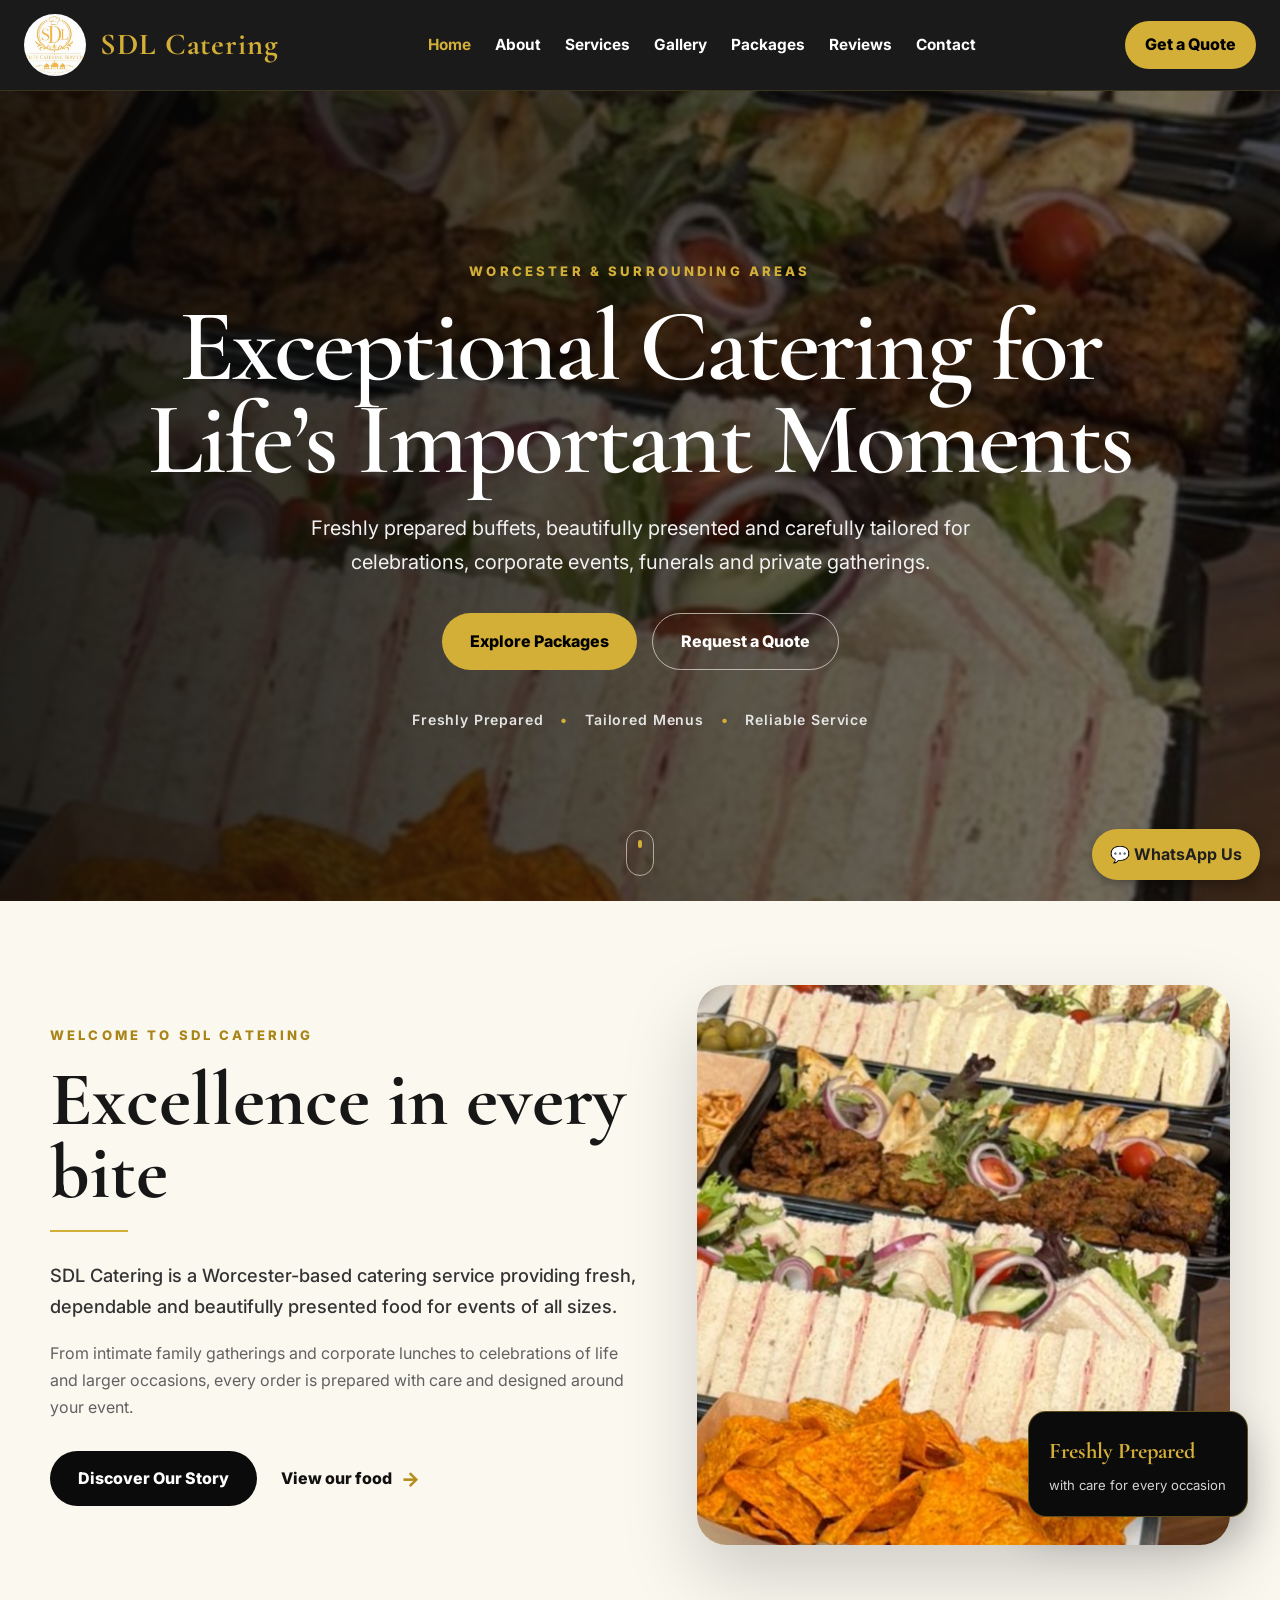
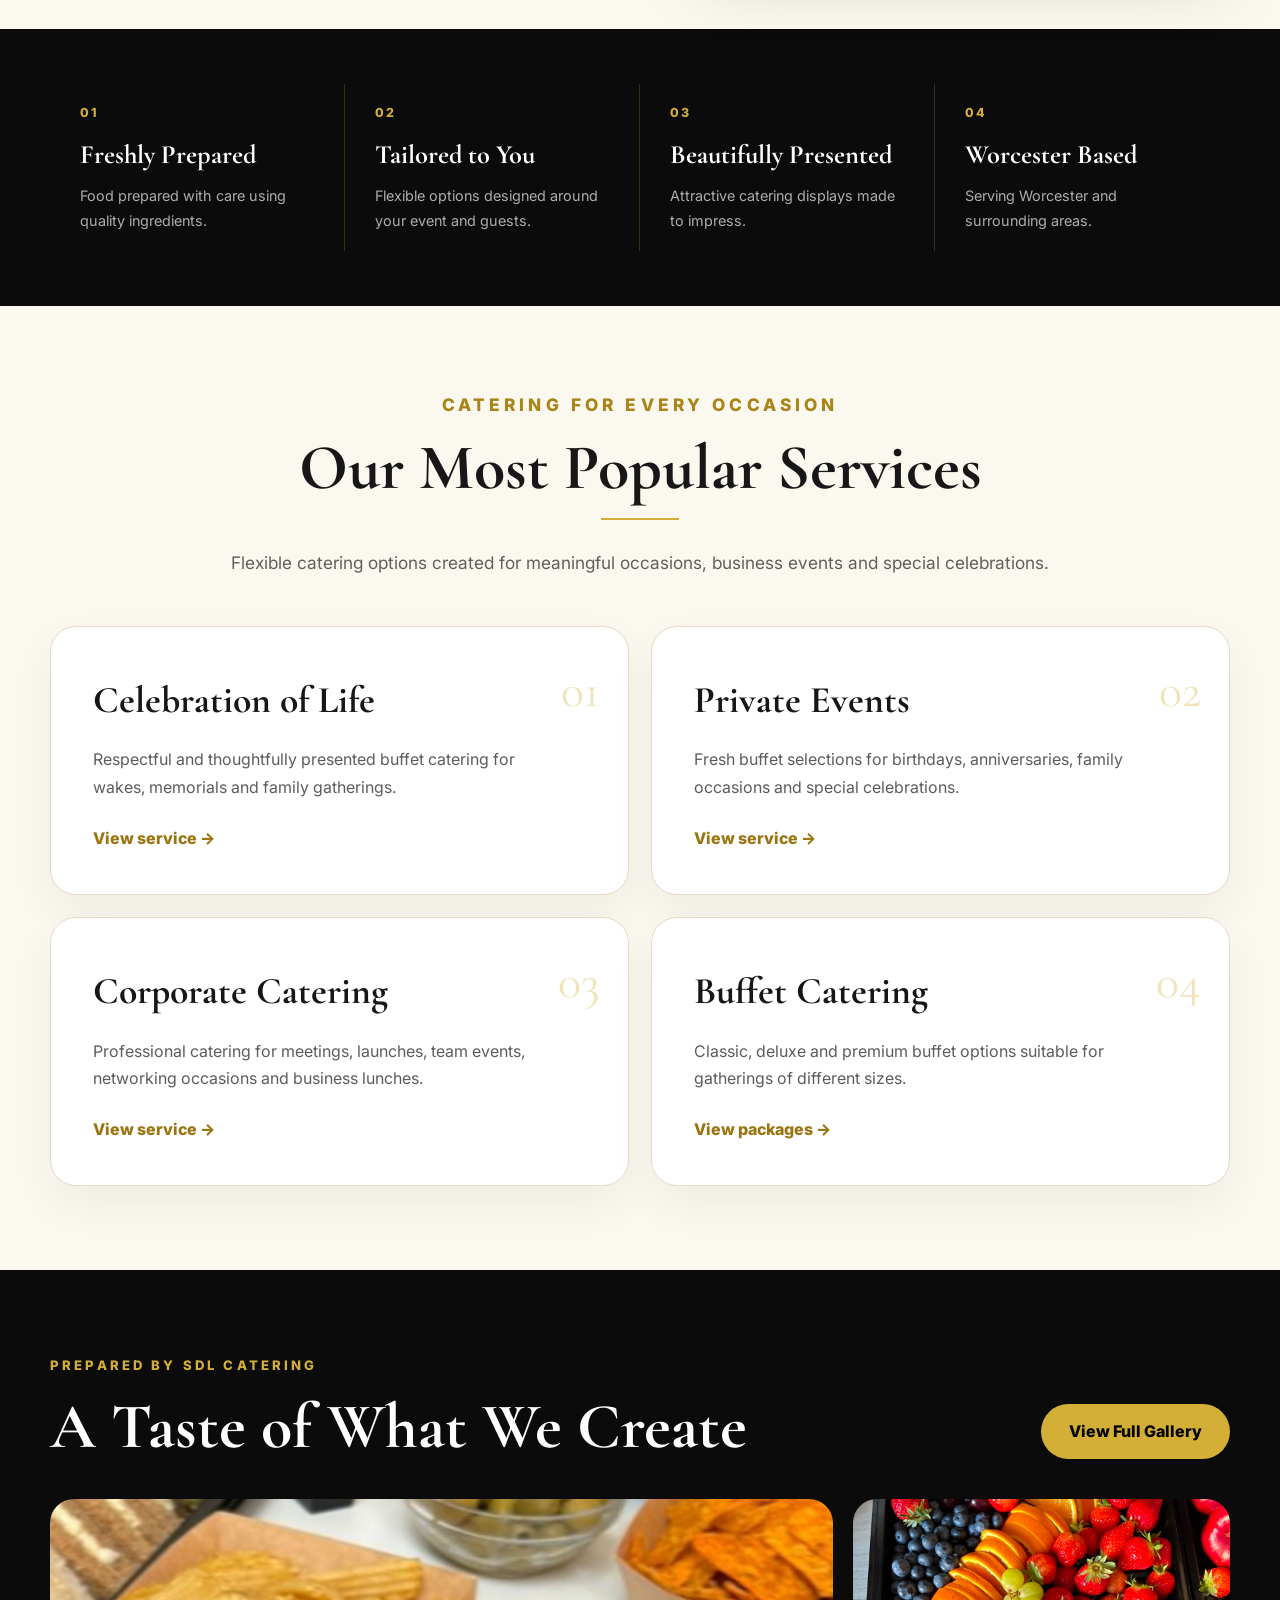
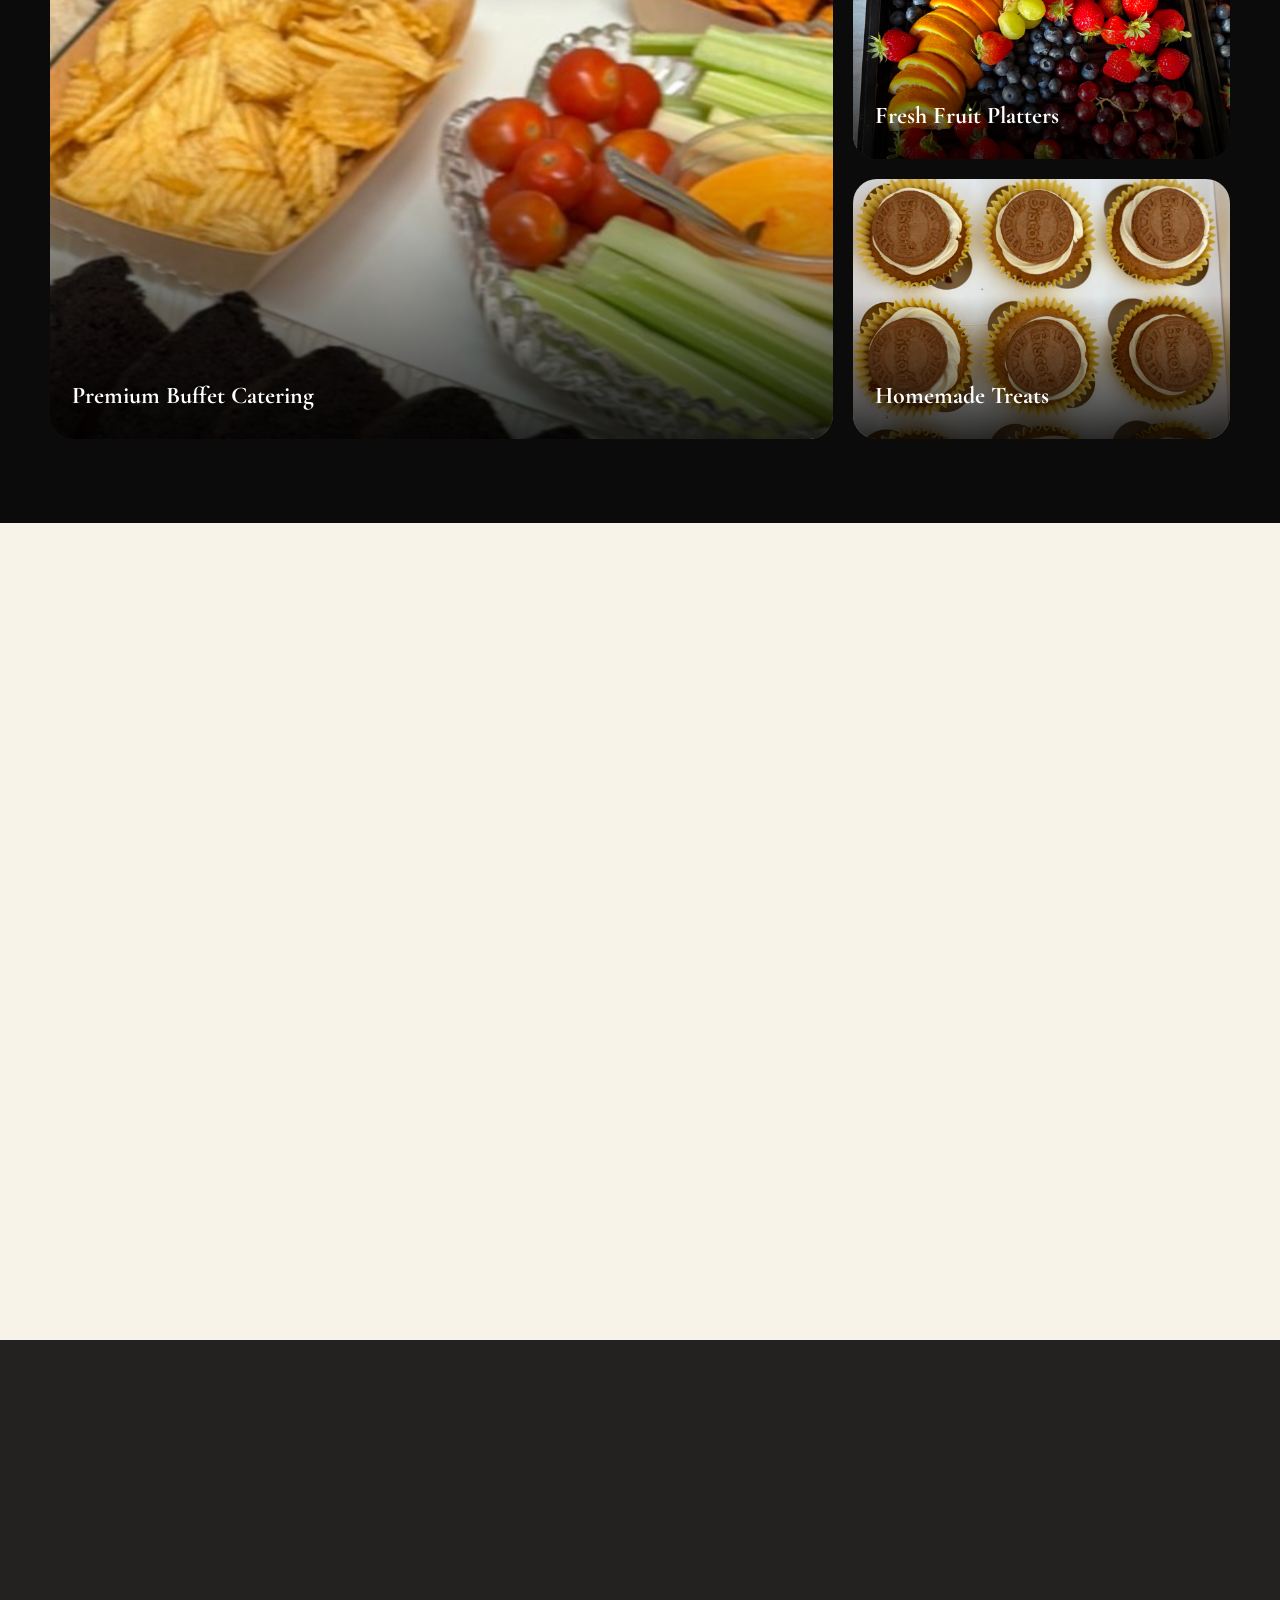
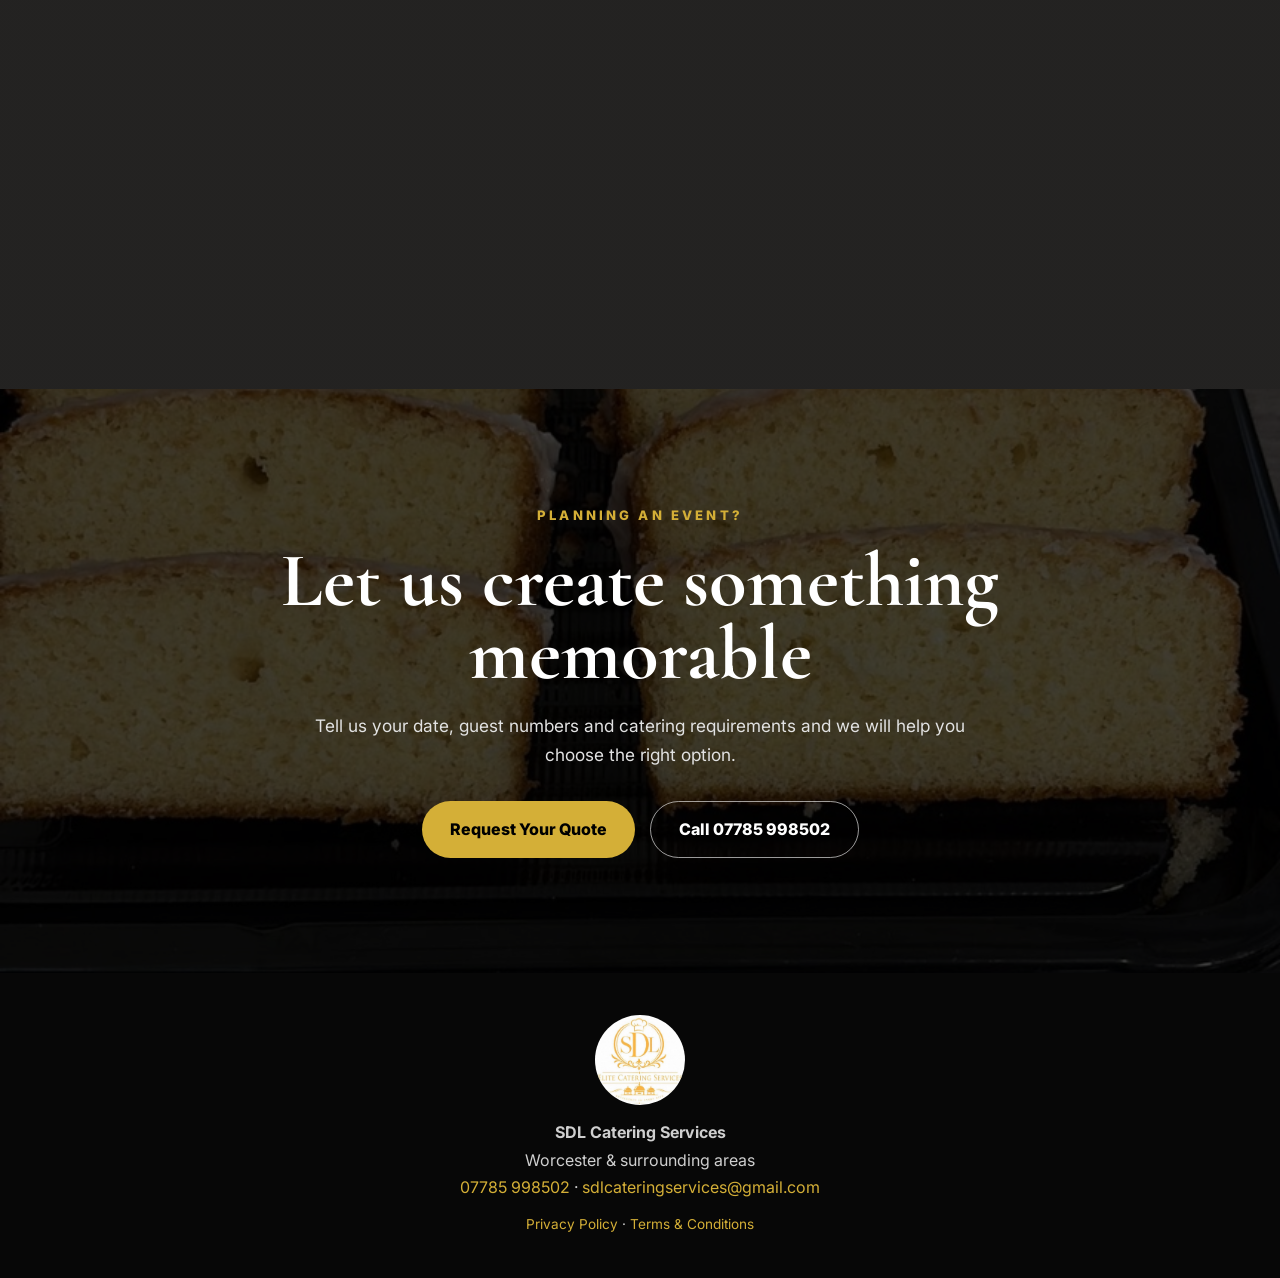
<file: index.html>
<!DOCTYPE html>
<html lang="en">

<head>
  <meta charset="UTF-8">

  <meta
    name="viewport"
    content="width=device-width, initial-scale=1.0"
  >

  <title>SDL Catering | Luxury Catering in Worcester</title>

  <meta
    name="description"
    content="SDL Catering provides freshly prepared buffet catering for celebrations, funerals, corporate events and private gatherings across Worcester and surrounding areas."
  >

  <link rel="stylesheet" href="style.css">
</head>

<body>

<header class="site-header">

  <nav class="nav">

    <a class="brand" href="index.html">
      <img src="logo.jpeg" alt="SDL Catering logo">
      <span>SDL Catering</span>
    </a>

    <button
      class="menu-toggle"
      aria-label="Open menu"
      aria-expanded="false"
    >
      ☰
    </button>

    <ul class="nav-links">
      <li><a class="active" href="index.html">Home</a></li>
      <li><a href="about.html">About</a></li>
      <li><a href="services.html">Services</a></li>
      <li><a href="gallery.html">Gallery</a></li>
      <li><a href="packages.html">Packages</a></li>
      <li><a href="reviews.html">Reviews</a></li>
      <li><a href="contact.html">Contact</a></li>
    </ul>

    <a class="nav-cta" href="contact.html">Get a Quote</a>

  </nav>

</header>

<main>

  <!-- Premium hero -->

  <section class="luxury-home-hero">

    <div class="luxury-hero-overlay"></div>

    <div class="luxury-hero-content">

      <p class="luxury-eyebrow">
        Worcester &amp; Surrounding Areas
      </p>

      <h1>
        Exceptional Catering for Life’s Important Moments
      </h1>

      <p class="luxury-hero-text">
        Freshly prepared buffets, beautifully presented and carefully
        tailored for celebrations, corporate events, funerals and
        private gatherings.
      </p>

      <div class="luxury-hero-buttons">

        <a class="btn gold" href="packages.html">
          Explore Packages
        </a>

        <a class="btn outline" href="contact.html">
          Request a Quote
        </a>

      </div>

      <div class="hero-trust-line">
        Freshly Prepared
        <span>•</span>
        Tailored Menus
        <span>•</span>
        Reliable Service
      </div>

    </div>

    <a
      class="scroll-indicator"
      href="#welcome"
      aria-label="Scroll to homepage content"
    >
      <span></span>
    </a>

  </section>

  <!-- Welcome -->

  <section id="welcome" class="section home-welcome">

    <div class="container split">

      <div class="reveal">

        <p class="luxury-eyebrow dark-text">
          Welcome to SDL Catering
        </p>

        <h2 class="home-heading">
          Excellence in every bite
        </h2>

        <div class="home-gold-line"></div>

        <p class="home-lead">
          SDL Catering is a Worcester-based catering service providing
          fresh, dependable and beautifully presented food for events of
          all sizes.
        </p>

        <p class="home-copy">
          From intimate family gatherings and corporate lunches to
          celebrations of life and larger occasions, every order is
          prepared with care and designed around your event.
        </p>

        <div class="welcome-actions">

          <a class="btn dark" href="about.html">
            Discover Our Story
          </a>

          <a class="text-link" href="gallery.html">
            View our food
            <span>→</span>
          </a>

        </div>

      </div>

      <div class="premium-image-wrap reveal">

        <img
          src="Buffet 3.jpeg"
          alt="Premium buffet prepared by SDL Catering"
        >

        <div class="image-badge">
          <strong>Freshly Prepared</strong>
          <span>with care for every occasion</span>
        </div>

      </div>

    </div>

  </section>

  <!-- Trust strip -->

  <section class="trust-strip">

    <div class="container trust-grid">

      <div class="trust-item reveal">
        <span class="trust-number">01</span>
        <h3>Freshly Prepared</h3>
        <p>Food prepared with care using quality ingredients.</p>
      </div>

      <div class="trust-item reveal">
        <span class="trust-number">02</span>
        <h3>Tailored to You</h3>
        <p>Flexible options designed around your event and guests.</p>
      </div>

      <div class="trust-item reveal">
        <span class="trust-number">03</span>
        <h3>Beautifully Presented</h3>
        <p>Attractive catering displays made to impress.</p>
      </div>

      <div class="trust-item reveal">
        <span class="trust-number">04</span>
        <h3>Worcester Based</h3>
        <p>Serving Worcester and surrounding areas.</p>
      </div>

    </div>

  </section>

  <!-- Services -->

  <section class="section premium-services">

    <div class="container">

      <div class="section-title reveal">

        <p class="luxury-eyebrow dark-text">
          Catering for every occasion
        </p>

        <h2>Our Most Popular Services</h2>

        <div class="home-gold-line centered"></div>

        <p>
          Flexible catering options created for meaningful occasions,
          business events and special celebrations.
        </p>

      </div>

      <div class="service-luxury-grid">

        <article class="service-luxury-card reveal">

          <span class="service-number">01</span>

          <h3>Celebration of Life</h3>

          <p>
            Respectful and thoughtfully presented buffet catering for
            wakes, memorials and family gatherings.
          </p>

          <a href="services.html">
            View service <span>→</span>
          </a>

        </article>

        <article class="service-luxury-card reveal">

          <span class="service-number">02</span>

          <h3>Private Events</h3>

          <p>
            Fresh buffet selections for birthdays, anniversaries,
            family occasions and special celebrations.
          </p>

          <a href="services.html">
            View service <span>→</span>
          </a>

        </article>

        <article class="service-luxury-card reveal">

          <span class="service-number">03</span>

          <h3>Corporate Catering</h3>

          <p>
            Professional catering for meetings, launches, team events,
            networking occasions and business lunches.
          </p>

          <a href="services.html">
            View service <span>→</span>
          </a>

        </article>

        <article class="service-luxury-card reveal">

          <span class="service-number">04</span>

          <h3>Buffet Catering</h3>

          <p>
            Classic, deluxe and premium buffet options suitable for
            gatherings of different sizes.
          </p>

          <a href="packages.html">
            View packages <span>→</span>
          </a>

        </article>

      </div>

    </div>

  </section>

  <!-- Featured gallery -->

  <section class="section home-gallery-section">

    <div class="container">

      <div class="home-gallery-heading reveal">

        <div>

          <p class="luxury-eyebrow">
            Prepared by SDL Catering
          </p>

          <h2>A Taste of What We Create</h2>

        </div>

        <a class="btn gold" href="gallery.html">
          View Full Gallery
        </a>

      </div>

      <div class="home-gallery-grid">

        <a class="home-gallery-large reveal" href="gallery.html">

          <img
            src="Buffet 4.jpeg"
            alt="Buffet catering display by SDL Catering"
          >

          <div class="home-gallery-overlay">
            <span>Premium Buffet Catering</span>
          </div>

        </a>

        <a class="home-gallery-small reveal" href="gallery.html">

          <img
            src="Fruit Platter 1.jpeg"
            alt="Fresh fruit platter by SDL Catering"
          >

          <div class="home-gallery-overlay">
            <span>Fresh Fruit Platters</span>
          </div>

        </a>

        <a class="home-gallery-small reveal" href="gallery.html">

          <img
            src="Biscoff Cupcake.jpeg"
            alt="Cupcakes prepared by SDL Catering"
          >

          <div class="home-gallery-overlay">
            <span>Homemade Treats</span>
          </div>

        </a>

      </div>

    </div>

  </section>

  <!-- Packages preview -->

  <section class="section packages-preview">

    <div class="container">

      <div class="section-title reveal">

        <p class="luxury-eyebrow dark-text">
          Simple and flexible
        </p>

        <h2>Buffet Packages</h2>

        <div class="home-gold-line centered"></div>

        <p>
          Choose from three carefully prepared buffet options, with
          additional homemade desserts available.
        </p>

      </div>

      <div class="package-preview-grid">

        <article class="package-preview-card reveal">

          <p class="package-label">Classic</p>

          <h3>Classic Buffet</h3>

          <div class="package-price">
            £5.50
            <span>per person</span>
          </div>

          <p>
            A freshly prepared selection of sandwiches, savouries,
            salad garnish and crisps.
          </p>

          <a class="package-link" href="packages.html">
            View package <span>→</span>
          </a>

        </article>

        <article class="package-preview-card featured reveal">

          <div class="popular-badge">Popular Choice</div>

          <p class="package-label">Deluxe</p>

          <h3>Deluxe Buffet</h3>

          <div class="package-price">
            £6.50
            <span>per person</span>
          </div>

          <p>
            A generous buffet including sandwiches, wraps, savouries,
            dips, finger salad and fruit.
          </p>

          <a class="package-link" href="packages.html">
            View package <span>→</span>
          </a>

        </article>

        <article class="package-preview-card reveal">

          <p class="package-label">Premium</p>

          <h3>Premium Buffet</h3>

          <div class="package-price">
            £8.00
            <span>per person</span>
          </div>

          <p>
            Our complete buffet with cheese, meats, salads, fruit,
            savouries and a selection of olives.
          </p>

          <a class="package-link" href="packages.html">
            View package <span>→</span>
          </a>

        </article>

      </div>

    </div>

  </section>

  <!-- Review -->

  <section class="home-review-section">

    <div class="container">

      <div class="home-review-card reveal">

        <div class="review-stars" aria-label="Five-star review">
          ★★★★★
        </div>

        <blockquote>
          “Beautifully presented food, excellent communication and a
          thoroughly professional service.”
        </blockquote>

        <p class="review-name">
          SDL Catering Customer
        </p>

        <a class="text-link light-link" href="reviews.html">
          Read customer reviews <span>→</span>
        </a>

      </div>

    </div>

  </section>

  <!-- Final CTA -->

  <section class="final-home-cta">

    <div class="final-home-overlay"></div>

    <div class="container final-home-content reveal">

      <p class="luxury-eyebrow">
        Planning an event?
      </p>

      <h2>
        Let us create something memorable
      </h2>

      <p>
        Tell us your date, guest numbers and catering requirements and
        we will help you choose the right option.
      </p>

      <div class="luxury-hero-buttons">

        <a class="btn gold" href="contact.html">
          Request Your Quote
        </a>

        <a class="btn outline" href="tel:07785998502">
          Call 07785 998502
        </a>

      </div>

    </div>

  </section>

</main>

<footer class="footer">

  <img src="logo.jpeg" alt="SDL Catering logo">

  <p>
    <strong>SDL Catering Services</strong>
  </p>

  <p>Worcester &amp; surrounding areas</p>

  <p>
    <a href="tel:07785998502">
      07785 998502
    </a>
    ·
    <a href="mailto:sdlcateringservices@gmail.com">
      sdlcateringservices@gmail.com
    </a>
  </p>

  <p class="footer-legal">
  <a href="privacy.html">Privacy Policy</a>
  ·
  <a href="terms.html">Terms &amp; Conditions</a>
</p>
</footer>

<a
  href="https://wa.me/447785998502"
  class="whatsapp-button"
  aria-label="Contact SDL Catering on WhatsApp"
>
  💬 WhatsApp Us
</a>

<script src="script.js"></script>

</body>
</html>
</file>
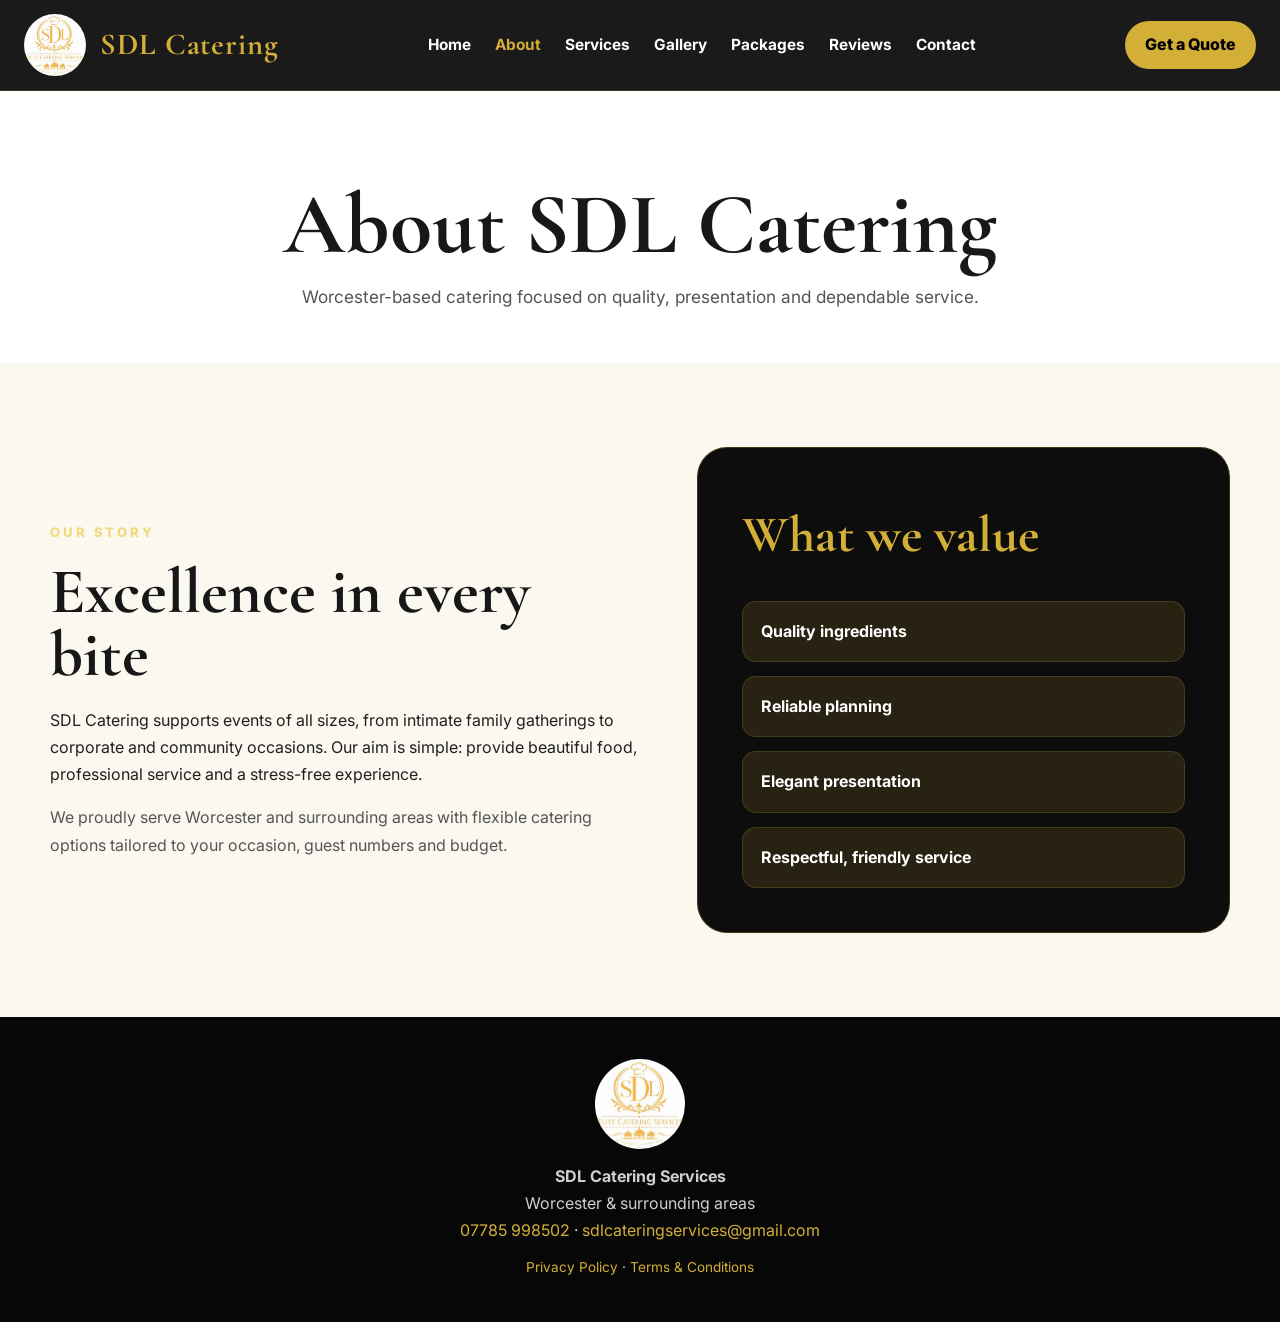
<file: about.html>
<!DOCTYPE html>
<html lang="en">
<head>
<meta charset="UTF-8">
<meta name="viewport" content="width=device-width, initial-scale=1.0">
<title>About SDL Catering | Worcester</title>
<meta name="description" content="SDL Catering Services in Worcester">
<link rel="stylesheet" href="style.css">
</head>
<body>
<header class="site-header">
  <nav class="nav">
    <a class="brand" href="index.html"><img src="logo.jpeg" alt="SDL Catering logo"><span>SDL Catering</span></a>
    <button class="menu-toggle" aria-label="Open menu" aria-expanded="false">☰</button>
    <ul class="nav-links">
      <li><a  href="index.html">Home</a></li>
      <li><a class="active" href="about.html">About</a></li>
      <li><a  href="services.html">Services</a></li>
      <li><a  href="gallery.html">Gallery</a></li>
      <li><a  href="packages.html">Packages</a></li>
      <li><a  href="reviews.html">Reviews</a></li>
      <li><a  href="contact.html">Contact</a></li>
    </ul>
    <a class="nav-cta" href="contact.html">Get a Quote</a>
  </nav>
</header>
<main>
<section class="page-hero"><h1>About SDL Catering</h1><p>Worcester-based catering focused on quality, presentation and dependable service.</p></section>
<section class="section"><div class="container split"><div><div class="eyebrow">Our Story</div><h2 class="title" style="font-size:4rem;color:#171717;margin-bottom:20px">Excellence in every bite</h2><p>SDL Catering supports events of all sizes, from intimate family gatherings to corporate and community occasions. Our aim is simple: provide beautiful food, professional service and a stress-free experience.</p><p style="margin-top:16px;color:#555">We proudly serve Worcester and surrounding areas with flexible catering options tailored to your occasion, guest numbers and budget.</p></div><div class="panel-dark"><h2>What we value</h2><div class="value-list"><div>Quality ingredients</div><div>Reliable planning</div><div>Elegant presentation</div><div>Respectful, friendly service</div></div></div></div></section>
</main>
<footer class="footer">
  <img src="logo.jpeg" alt="SDL Catering logo">
  <p><strong>SDL Catering Services</strong></p>
  <p>Worcester & surrounding areas</p>
  <p><a href="tel:07785998502">07785 998502</a> · <a href="mailto:sdlcateringservices@gmail.com">sdlcateringservices@gmail.com</a></p>
<p class="footer-legal">
  <a href="privacy.html">Privacy Policy</a>
  ·
  <a href="terms.html">Terms &amp; Conditions</a>
</p>
</footer>
<script src="script.js"></script>
</body>
</html>
</file>
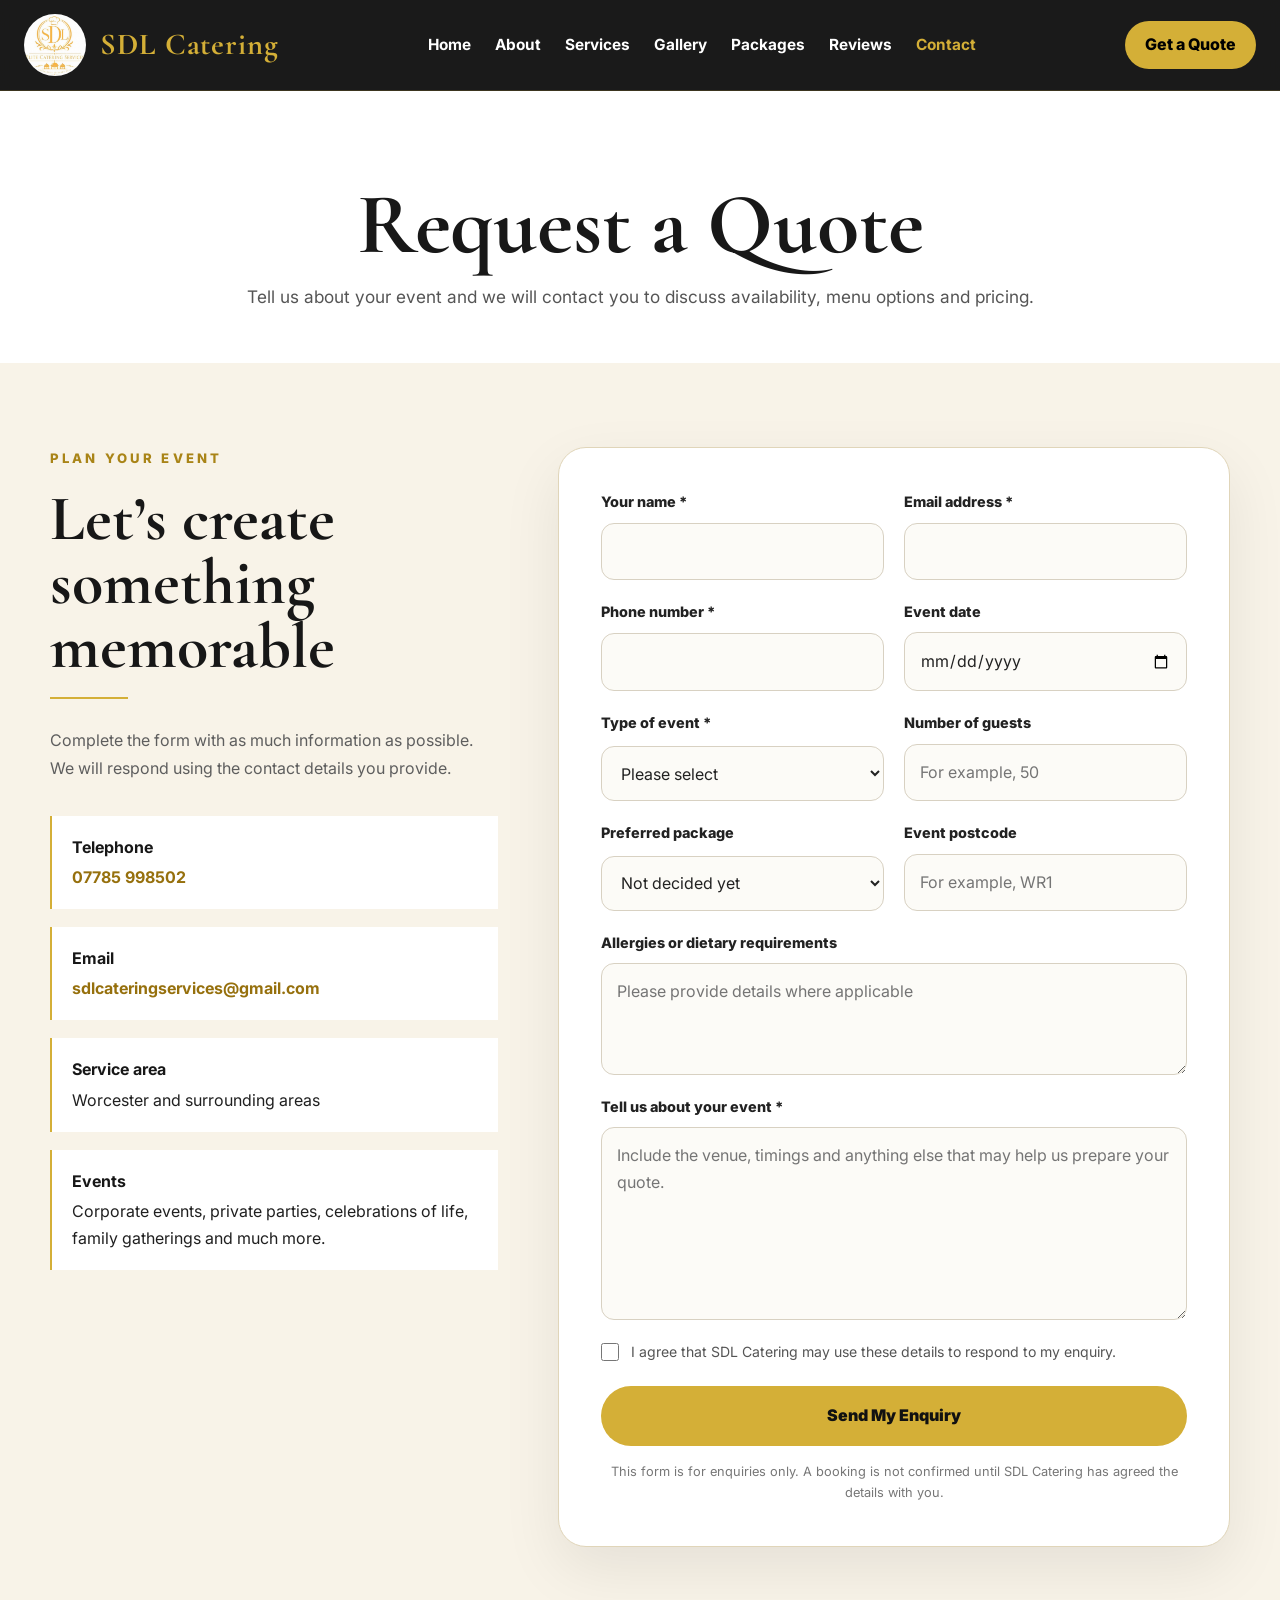
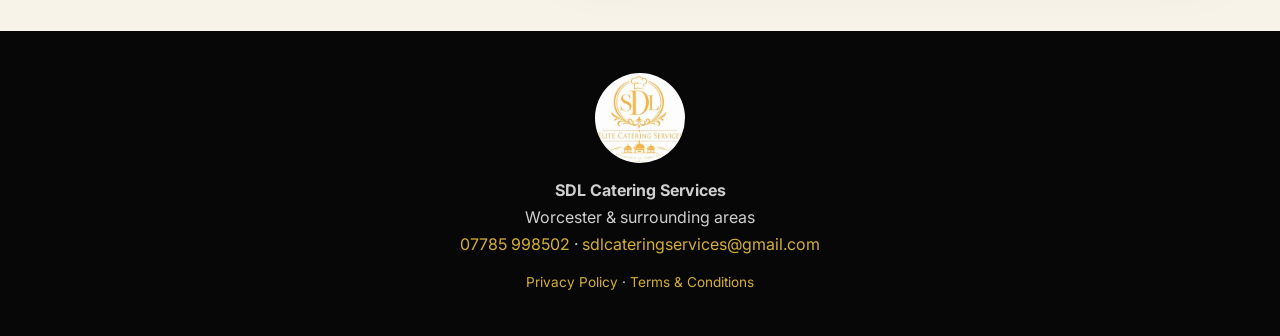
<file: contact.html>
<!DOCTYPE html>
<html lang="en">

<head>
  <meta charset="UTF-8">

  <meta
    name="viewport"
    content="width=device-width, initial-scale=1.0"
  >

  <title>Contact SDL Catering | Worcester</title>

  <meta
    name="description"
    content="Request a catering quote from SDL Catering for events across Worcester and surrounding areas."
  >

  <link rel="stylesheet" href="style.css">
</head>

<body>

<header class="site-header">

  <nav class="nav">

    <a class="brand" href="index.html">
      <img src="logo.jpeg" alt="SDL Catering logo">
      <span>SDL Catering</span>
    </a>

    <button
      class="menu-toggle"
      aria-label="Open menu"
      aria-expanded="false"
    >
      ☰
    </button>

    <ul class="nav-links">
      <li><a href="index.html">Home</a></li>
      <li><a href="about.html">About</a></li>
      <li><a href="services.html">Services</a></li>
      <li><a href="gallery.html">Gallery</a></li>
      <li><a href="packages.html">Packages</a></li>
      <li><a href="reviews.html">Reviews</a></li>
      <li><a class="active" href="contact.html">Contact</a></li>
    </ul>

    <a class="nav-cta" href="contact.html">
      Get a Quote
    </a>

  </nav>

</header>

<main>

  <section class="page-hero">

    <h1>Request a Quote</h1>

    <p>
      Tell us about your event and we will contact you to discuss
      availability, menu options and pricing.
    </p>

  </section>

  <section class="section enquiry-section">

    <div class="container enquiry-layout">

      <div class="enquiry-intro">

        <p class="luxury-eyebrow dark-text">
          Plan your event
        </p>

        <h2>Let’s create something memorable</h2>

        <div class="home-gold-line"></div>

        <p>
          Complete the form with as much information as possible.
          We will respond using the contact details you provide.
        </p>

        <div class="enquiry-contact-details">

          <p>
            <strong>Telephone</strong>

            <a href="tel:07785998502">
              07785 998502
            </a>
          </p>

          <p>
            <strong>Email</strong>

            <a href="mailto:sdlcateringservices@gmail.com">
              sdlcateringservices@gmail.com
            </a>
          </p>

          <p>
            <strong>Service area</strong>
            Worcester and surrounding areas
          </p>

          <p>
            <strong>Events</strong>
            Corporate events, private parties, celebrations of life,
            family gatherings and much more.
          </p>

        </div>

      </div>

      <form
        class="premium-enquiry-form"
        action="https://formspree.io/f/mzepzgke"
        method="POST"
      >

        <div class="form-row">

          <div class="form-group">

            <label for="name">
              Your name *
            </label>

            <input
              id="name"
              name="name"
              type="text"
              autocomplete="name"
              required
            >

          </div>

          <div class="form-group">

            <label for="email">
              Email address *
            </label>

            <input
              id="email"
              name="email"
              type="email"
              autocomplete="email"
              required
            >

          </div>

        </div>

        <div class="form-row">

          <div class="form-group">

            <label for="phone">
              Phone number *
            </label>

            <input
              id="phone"
              name="phone"
              type="tel"
              autocomplete="tel"
              required
            >

          </div>

          <div class="form-group">

            <label for="event-date">
              Event date
            </label>

            <input
              id="event-date"
              name="event_date"
              type="date"
            >

          </div>

        </div>

        <div class="form-row">

          <div class="form-group">

            <label for="event-type">
              Type of event *
            </label>

            <select
              id="event-type"
              name="event_type"
              required
            >
              <option value="">
                Please select
              </option>

              <option>
                Celebration of life
              </option>

              <option>
                Birthday
              </option>

              <option>
                Private party
              </option>

              <option>
                Corporate event
              </option>

              <option>
                Wedding or engagement
              </option>

              <option>
                Community event
              </option>

              <option>
                Other
              </option>
            </select>

          </div>

          <div class="form-group">

            <label for="guests">
              Number of guests
            </label>

            <input
              id="guests"
              name="number_of_guests"
              type="number"
              min="1"
              placeholder="For example, 50"
            >

          </div>

        </div>

        <div class="form-row">

          <div class="form-group">

            <label for="package">
              Preferred package
            </label>

            <select
              id="package"
              name="preferred_package"
            >
              <option value="">
                Not decided yet
              </option>

              <option>
                Classic Buffet — £5.50 per person
              </option>

              <option>
                Deluxe Buffet — £6.50 per person
              </option>

              <option>
                Premium Buffet — £8.00 per person
              </option>

              <option>
                Custom catering request
              </option>
            </select>

          </div>

          <div class="form-group">

            <label for="postcode">
              Event postcode
            </label>

            <input
              id="postcode"
              name="event_postcode"
              type="text"
              autocomplete="postal-code"
              placeholder="For example, WR1"
            >

          </div>

        </div>

        <div class="form-group">

          <label for="dietary">
            Allergies or dietary requirements
          </label>

          <textarea
            id="dietary"
            name="dietary_requirements"
            rows="3"
            placeholder="Please provide details where applicable"
          ></textarea>

        </div>

        <div class="form-group">

          <label for="message">
            Tell us about your event *
          </label>

          <textarea
            id="message"
            name="message"
            rows="6"
            placeholder="Include the venue, timings and anything else that may help us prepare your quote."
            required
          ></textarea>

        </div>

        <input
          type="hidden"
          name="_subject"
          value="New SDL Catering website enquiry"
        >

        <label class="privacy-check">

          <input
            type="checkbox"
            name="privacy_consent"
            value="Agreed"
            required
          >

          <span>
            I agree that SDL Catering may use these details to respond
            to my enquiry.
          </span>

        </label>

        <button
          class="enquiry-submit"
          type="submit"
        >
          Send My Enquiry
        </button>

        <p class="form-note">
          This form is for enquiries only. A booking is not confirmed
          until SDL Catering has agreed the details with you.
        </p>

      </form>

    </div>

  </section>

</main>

<footer class="footer">

  <img src="logo.jpeg" alt="SDL Catering logo">

  <p>
    <strong>SDL Catering Services</strong>
  </p>

  <p>
    Worcester &amp; surrounding areas
  </p>

  <p>
    <a href="tel:07785998502">
      07785 998502
    </a>
    ·
    <a href="mailto:sdlcateringservices@gmail.com">
      sdlcateringservices@gmail.com
    </a>
  </p>
<p class="footer-legal">
  <a href="privacy.html">Privacy Policy</a>
  ·
  <a href="terms.html">Terms &amp; Conditions</a>
</p>
</footer>

<script src="script.js"></script>

</body>
</html>
</file>
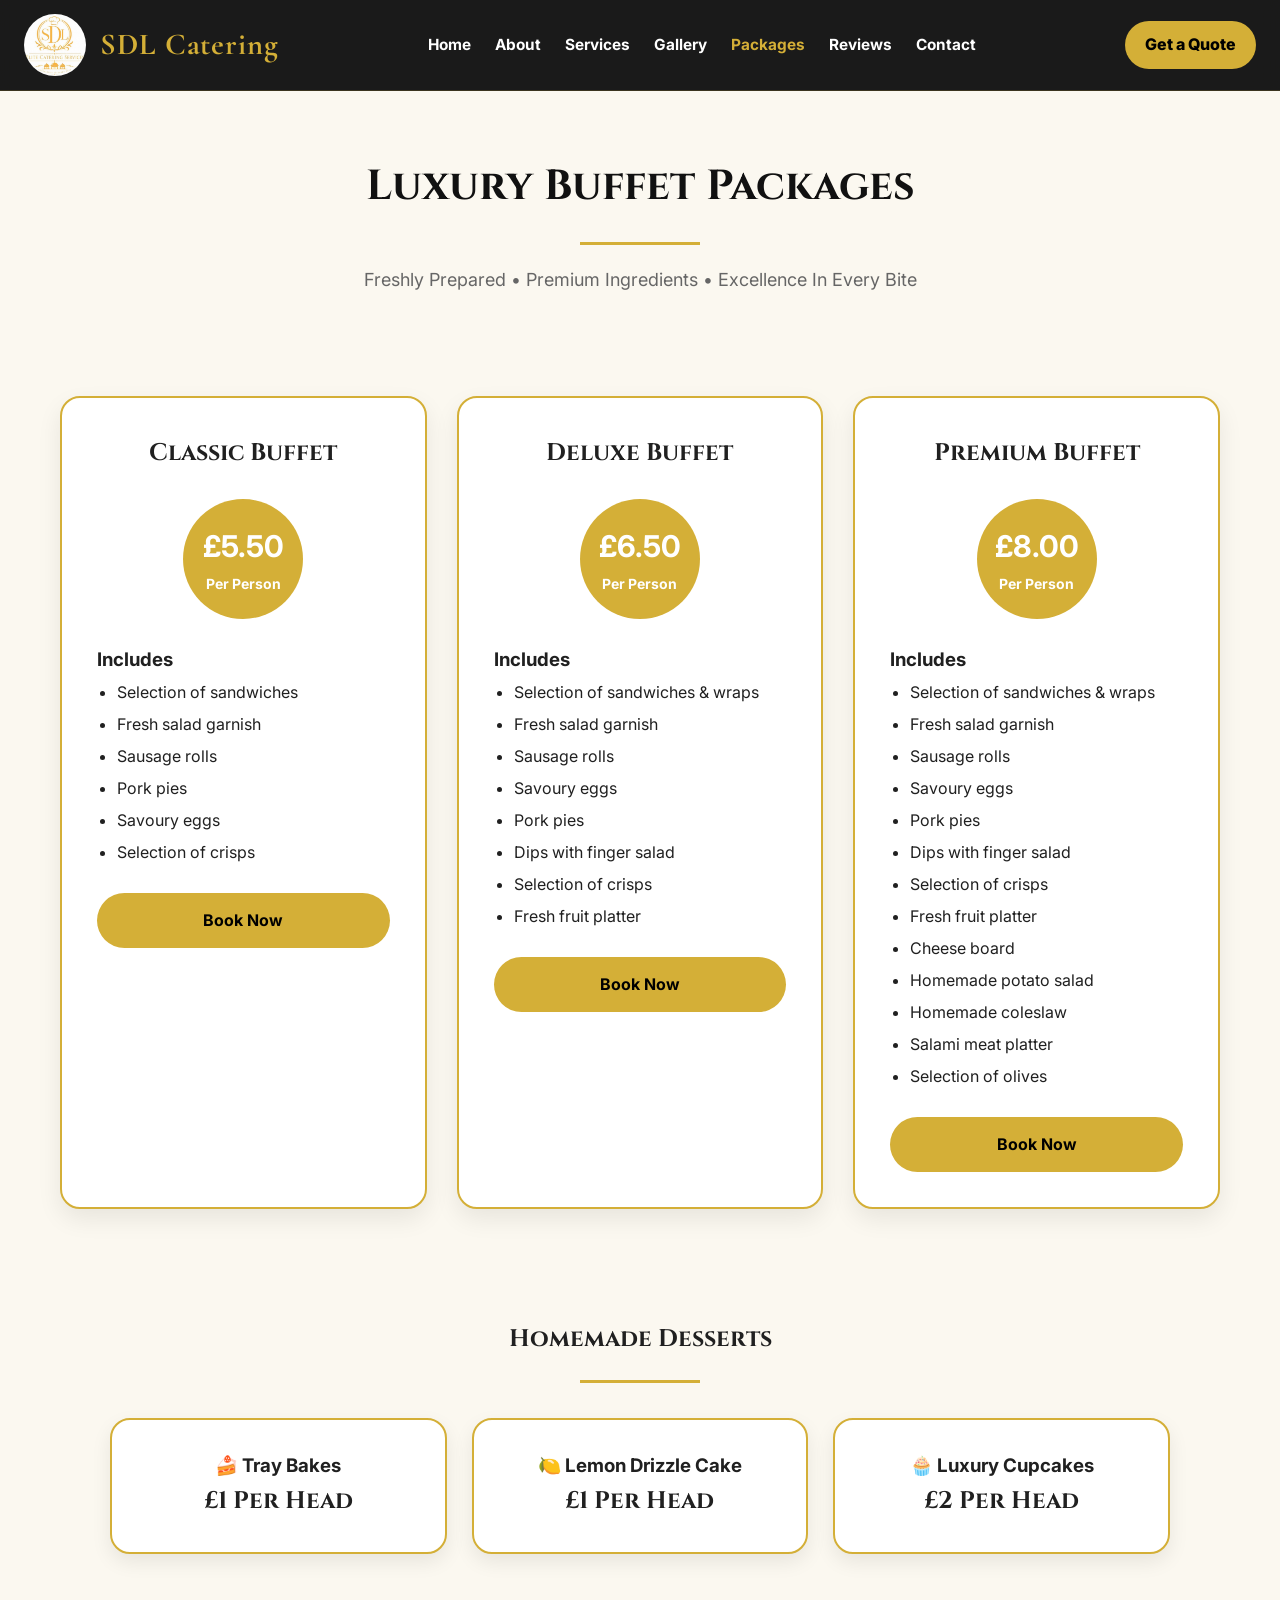
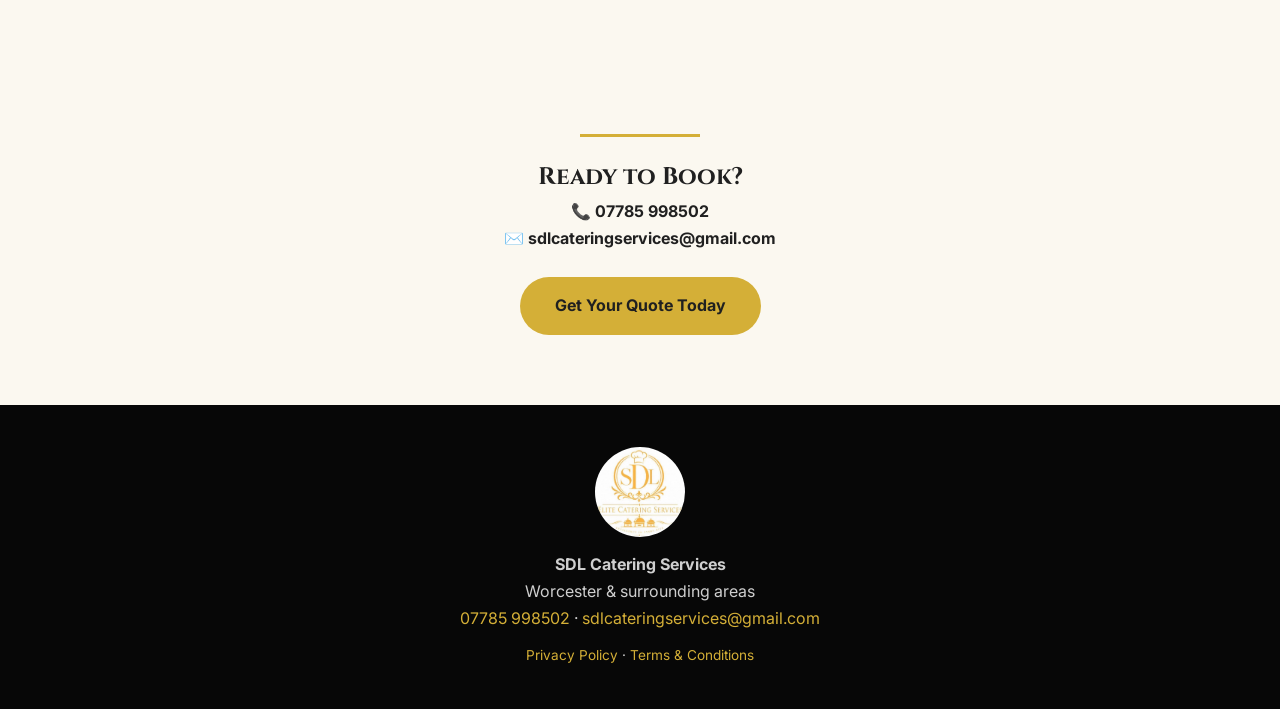
<file: packages.html>
<!DOCTYPE html>
<html lang="en">
<head>
<meta charset="UTF-8">
<meta name="viewport" content="width=device-width, initial-scale=1.0">
<title>Packages | SDL Catering Worcester</title>
<meta name="description" content="Luxury buffet packages from SDL Catering in Worcester">
<link rel="stylesheet" href="style.css">
<link href="https://fonts.googleapis.com/css2?family=Cinzel:wght@500;700&family=Poppins:wght@300;400;500&display=swap" rel="stylesheet">

<style>

.packages-hero{
    text-align:center;
    padding:60px 20px 30px;
}

.packages-hero h1{
    font-family:'Cinzel',serif;
    font-size:42px;
    color:#111;
    margin-bottom:10px;
}

.packages-hero p{
    color:#666;
    font-size:18px;
}

.gold-line{
    width:120px;
    height:3px;
    background:#d4af37;
    margin:20px auto;
}

.packages-grid{
    display:grid;
    grid-template-columns:repeat(auto-fit,minmax(300px,1fr));
    gap:30px;
    max-width:1200px;
    margin:50px auto;
    padding:20px;
}

.package-card{
    background:#fff;
    border:2px solid #d4af37;
    border-radius:20px;
    padding:35px;
    box-shadow:0 10px 25px rgba(0,0,0,.08);
    transition:.3s;
}

.package-card:hover{
    transform:translateY(-8px);
    box-shadow:0 18px 40px rgba(0,0,0,.15);
}

.package-card h2{
    font-family:'Cinzel',serif;
    text-align:center;
}

.price-circle{
    width:120px;
    height:120px;
    border-radius:50%;
    background:#d4af37;
    color:white;
    margin:25px auto;
    display:flex;
    flex-direction:column;
    justify-content:center;
    align-items:center;
    font-size:30px;
    font-weight:bold;
}

.price-circle span{
    font-size:14px;
}

.package-card ul{
    line-height:2;
    padding-left:20px;
}

.package-card a{
    display:block;
    margin-top:25px;
    text-align:center;
    background:#d4af37;
    color:black;
    padding:14px;
    border-radius:40px;
    text-decoration:none;
    font-weight:bold;
}

.package-card a:hover{
    background:black;
    color:#d4af37;
}

.desserts{
    max-width:1100px;
    margin:70px auto;
    padding:20px;
}

.desserts h2{
    font-family:'Cinzel';
    text-align:center;
}

.dessert-grid{
    display:grid;
    grid-template-columns:repeat(auto-fit,minmax(250px,1fr));
    gap:25px;
    margin-top:35px;
}

.dessert-card{
    background:white;
    border:2px solid #d4af37;
    border-radius:20px;
    padding:30px;
    text-align:center;
    box-shadow:0 8px 20px rgba(0,0,0,.08);
}

.booking{
    text-align:center;
    padding:70px 20px;
}

.booking h2{
    font-family:'Cinzel';
}

.quote-btn{
    display:inline-block;
    margin-top:25px;
    background:#d4af37;
    color:black;
    padding:15px 35px;
    border-radius:40px;
    text-decoration:none;
    font-weight:bold;
}

.quote-btn:hover{
    background:black;
    color:#d4af37;
}

</style>

</head>

<body>

<header class="site-header">
<nav class="nav">
<a class="brand" href="index.html"><img src="logo.jpeg" alt="SDL Catering logo"><span>SDL Catering</span></a>

<button class="menu-toggle" aria-label="Open menu" aria-expanded="false">☰</button>

<ul class="nav-links">
<li><a href="index.html">Home</a></li>
<li><a href="about.html">About</a></li>
<li><a href="services.html">Services</a></li>
<li><a href="gallery.html">Gallery</a></li>
<li><a class="active" href="packages.html">Packages</a></li>
<li><a href="reviews.html">Reviews</a></li>
<li><a href="contact.html">Contact</a></li>
</ul>

<a class="nav-cta" href="contact.html">Get a Quote</a>

</nav>
</header>

<main>

<section class="packages-hero">

<h1>Luxury Buffet Packages</h1>

<div class="gold-line"></div>

<p>Freshly Prepared • Premium Ingredients • Excellence In Every Bite</p>

</section>

<div class="packages-grid">

<div class="package-card">

<h2>Classic Buffet</h2>

<div class="price-circle">
£5.50
<span>Per Person</span>
</div>

<h3>Includes</h3>

<ul>
<li>Selection of sandwiches</li>
<li>Fresh salad garnish</li>
<li>Sausage rolls</li>
<li>Pork pies</li>
<li>Savoury eggs</li>
<li>Selection of crisps</li>
</ul>

<a href="contact.html">Book Now</a>

</div>

<div class="package-card">

<h2>Deluxe Buffet</h2>

<div class="price-circle">
£6.50
<span>Per Person</span>
</div>

<h3>Includes</h3>

<ul>
<li>Selection of sandwiches & wraps</li>
<li>Fresh salad garnish</li>
<li>Sausage rolls</li>
<li>Savoury eggs</li>
<li>Pork pies</li>
<li>Dips with finger salad</li>
<li>Selection of crisps</li>
<li>Fresh fruit platter</li>
</ul>

<a href="contact.html">Book Now</a>

</div>

<div class="package-card">

<h2>Premium Buffet</h2>

<div class="price-circle">
£8.00
<span>Per Person</span>
</div>

<h3>Includes</h3>

<ul>
<li>Selection of sandwiches & wraps</li>
<li>Fresh salad garnish</li>
<li>Sausage rolls</li>
<li>Savoury eggs</li>
<li>Pork pies</li>
<li>Dips with finger salad</li>
<li>Selection of crisps</li>
<li>Fresh fruit platter</li>
<li>Cheese board</li>
<li>Homemade potato salad</li>
<li>Homemade coleslaw</li>
<li>Salami meat platter</li>
<li>Selection of olives</li>
</ul>

<a href="contact.html">Book Now</a>

</div>

</div>

<section class="desserts">

<h2>Homemade Desserts</h2>

<div class="gold-line"></div>

<div class="dessert-grid">

<div class="dessert-card">
<h3>🍰 Tray Bakes</h3>
<h2>£1 Per Head</h2>
</div>

<div class="dessert-card">
<h3>🍋 Lemon Drizzle Cake</h3>
<h2>£1 Per Head</h2>
</div>

<div class="dessert-card">
<h3>🧁 Luxury Cupcakes</h3>
<h2>£2 Per Head</h2>
</div>

</div>

</section>

<section class="booking">

<div class="gold-line"></div>

<h2>Ready to Book?</h2>

<p><strong>📞 07785 998502</strong></p>

<p><strong>✉️ sdlcateringservices@gmail.com</strong></p>

<a href="contact.html" class="quote-btn">Get Your Quote Today</a>

</section>

</main>

<footer class="footer">
<img src="logo.jpeg" alt="SDL Catering logo">
<p><strong>SDL Catering Services</strong></p>
<p>Worcester & surrounding areas</p>
<p><a href="tel:07785998502">07785 998502</a> · <a href="mailto:sdlcateringservices@gmail.com">sdlcateringservices@gmail.com</a></p>
<p class="footer-legal">
  <a href="privacy.html">Privacy Policy</a>
  ·
  <a href="terms.html">Terms &amp; Conditions</a>
</p>
</footer>

<script src="script.js"></script>

</body>
</html>
</file>
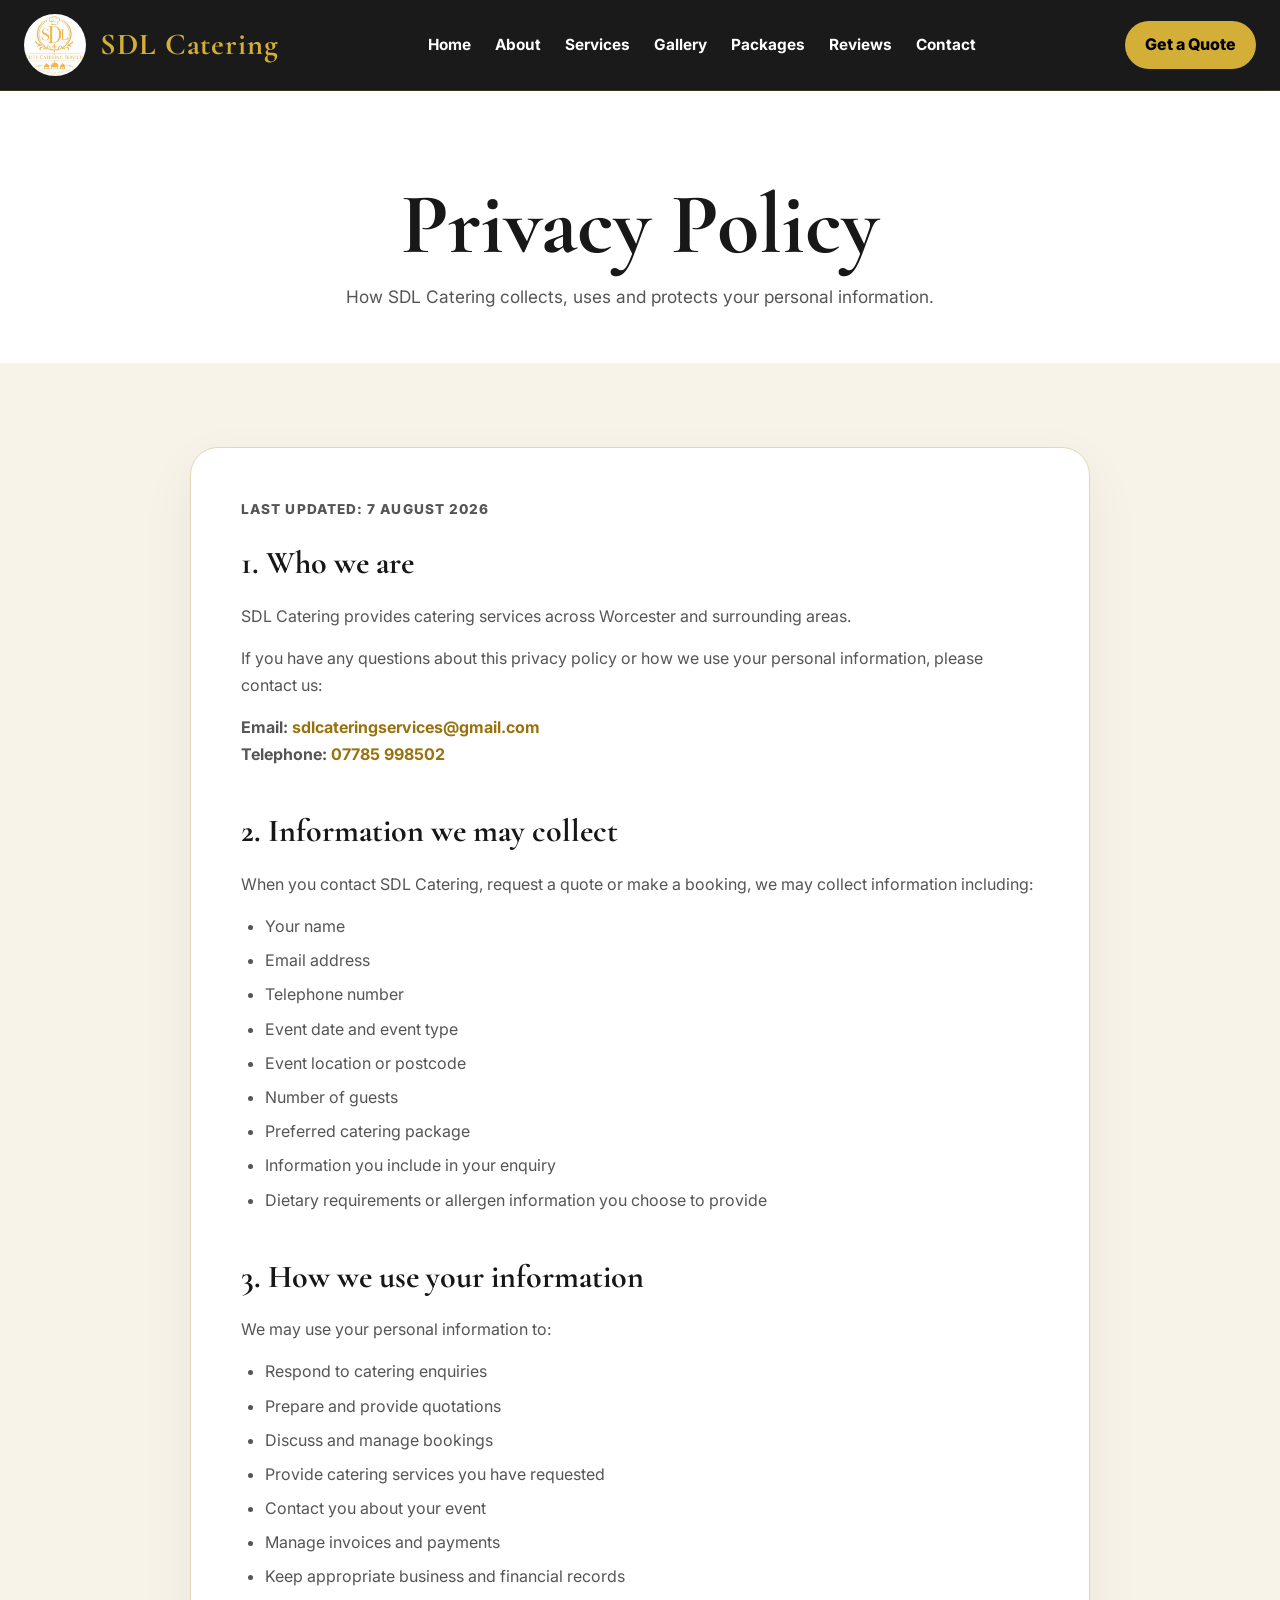
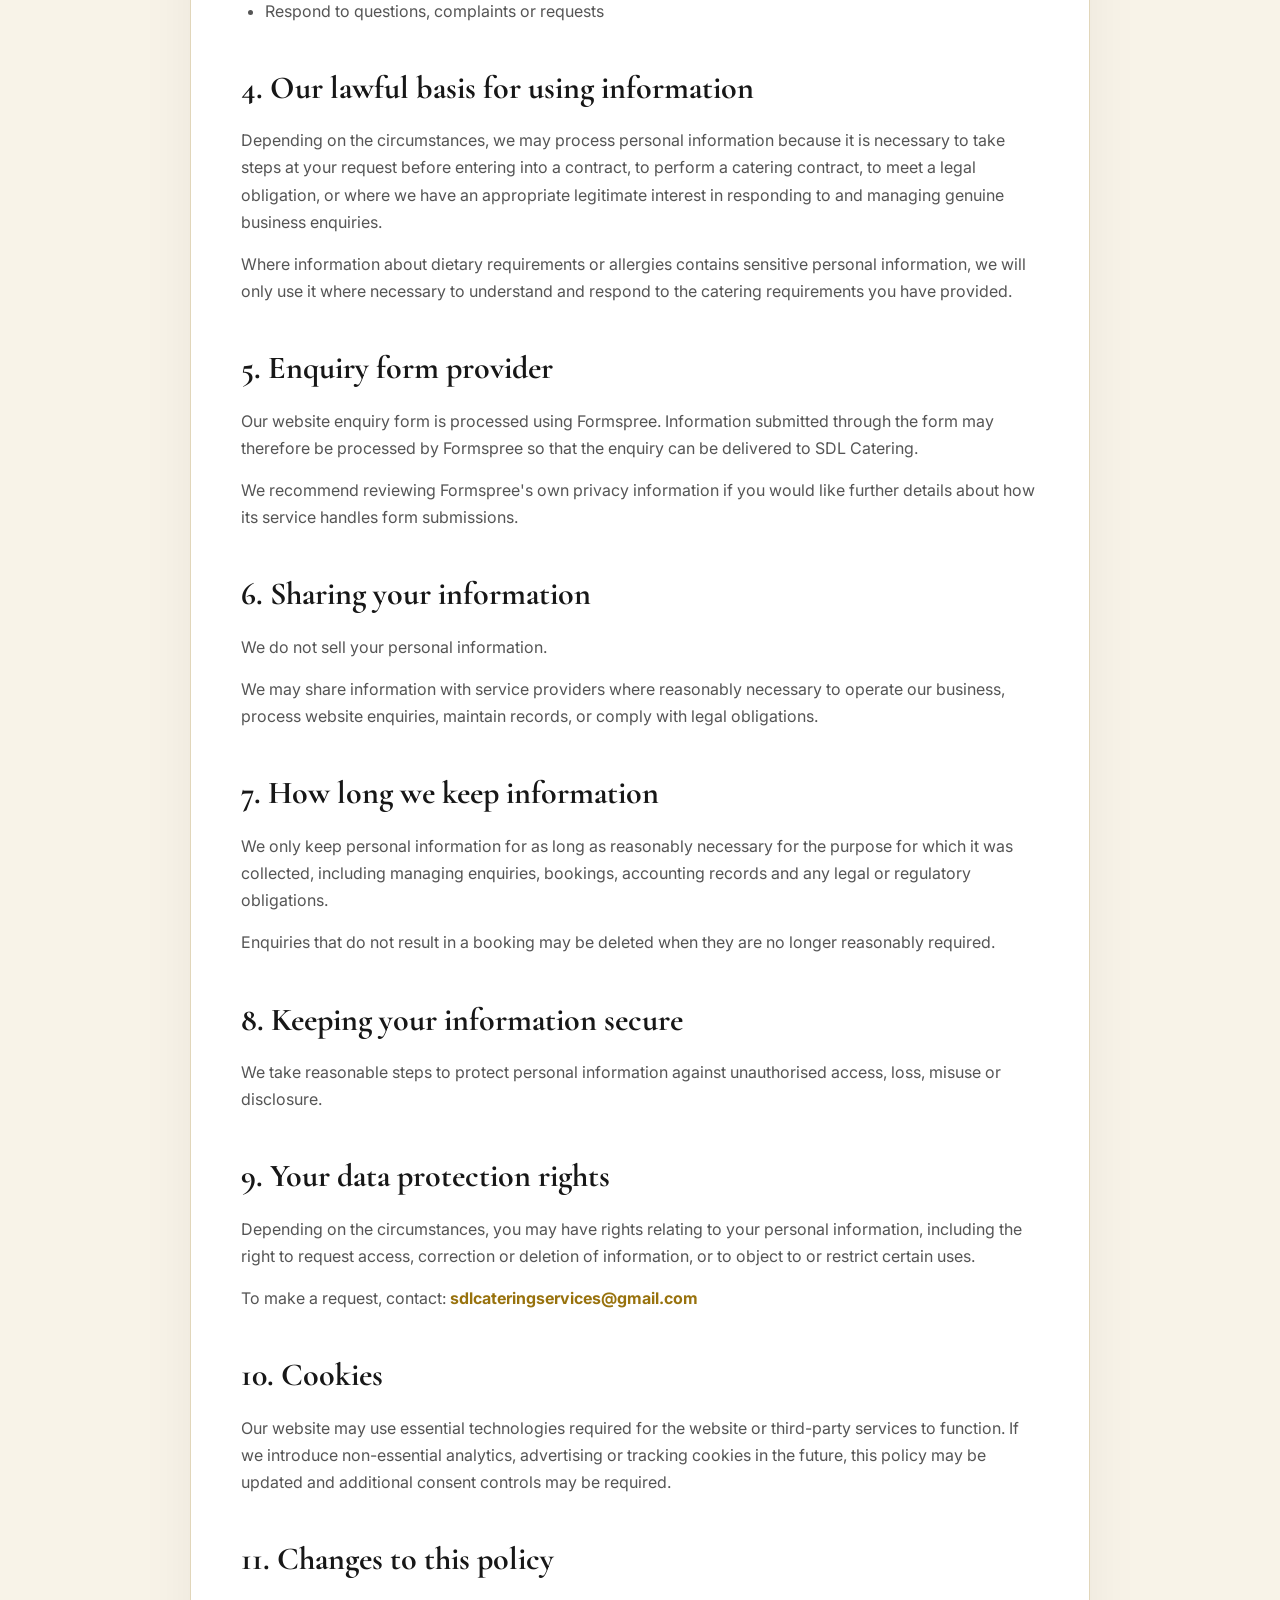
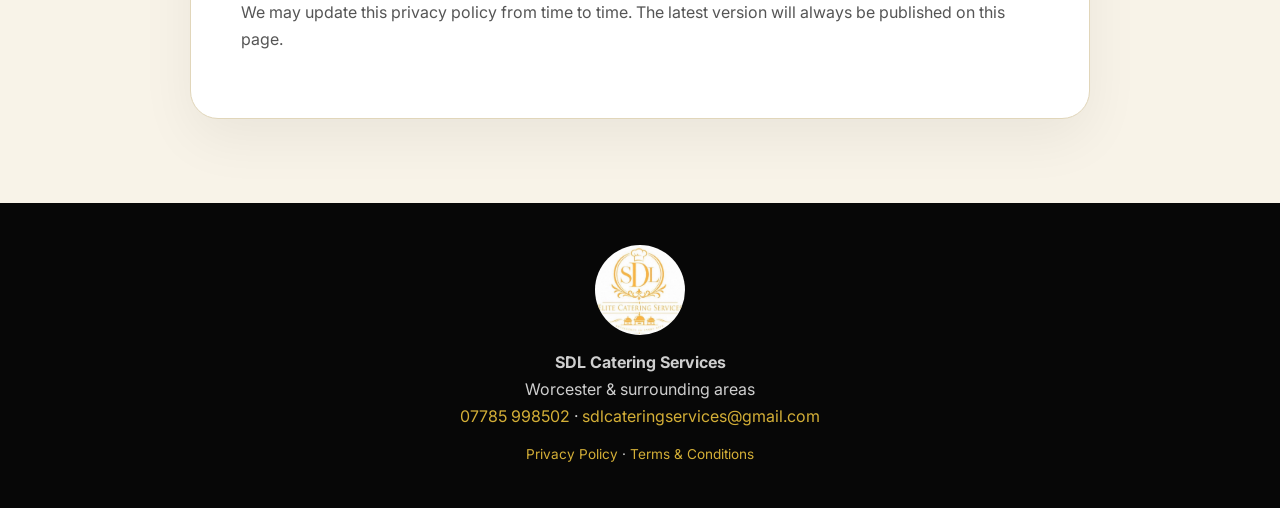
<file: privacy.html>
<!DOCTYPE html>
<html lang="en">

<head>
<meta charset="UTF-8">
<meta name="viewport" content="width=device-width, initial-scale=1.0">

<title>Privacy Policy | SDL Catering Worcester</title>

<meta name="description" content="Privacy policy for SDL Catering in Worcester.">

<link rel="stylesheet" href="style.css">
</head>

<body>

<header class="site-header">

  <nav class="nav">

    <a class="brand" href="index.html">
      <img src="logo.jpeg" alt="SDL Catering logo">
      <span>SDL Catering</span>
    </a>

    <button
      class="menu-toggle"
      aria-label="Open menu"
      aria-expanded="false"
    >
      ☰
    </button>

    <ul class="nav-links">
      <li><a href="index.html">Home</a></li>
      <li><a href="about.html">About</a></li>
      <li><a href="services.html">Services</a></li>
      <li><a href="gallery.html">Gallery</a></li>
      <li><a href="packages.html">Packages</a></li>
      <li><a href="reviews.html">Reviews</a></li>
      <li><a href="contact.html">Contact</a></li>
    </ul>

    <a class="nav-cta" href="contact.html">
      Get a Quote
    </a>

  </nav>

</header>

<main>

<section class="page-hero">

  <h1>Privacy Policy</h1>

  <p>
    How SDL Catering collects, uses and protects your personal information.
  </p>

</section>

<section class="section legal-section">

  <div class="container legal-content">

    <p class="legal-updated">
      Last updated: 7 August 2026
    </p>

    <h2>1. Who we are</h2>

    <p>
      SDL Catering provides catering services across Worcester and
      surrounding areas.
    </p>

    <p>
      If you have any questions about this privacy policy or how we use
      your personal information, please contact us:
    </p>

    <p>
      <strong>Email:</strong>
      <a href="mailto:sdlcateringservices@gmail.com">
        sdlcateringservices@gmail.com
      </a>
      <br>

      <strong>Telephone:</strong>
      <a href="tel:07785998502">
        07785 998502
      </a>
    </p>

    <h2>2. Information we may collect</h2>

    <p>
      When you contact SDL Catering, request a quote or make a booking,
      we may collect information including:
    </p>

    <ul>
      <li>Your name</li>
      <li>Email address</li>
      <li>Telephone number</li>
      <li>Event date and event type</li>
      <li>Event location or postcode</li>
      <li>Number of guests</li>
      <li>Preferred catering package</li>
      <li>Information you include in your enquiry</li>
      <li>Dietary requirements or allergen information you choose to provide</li>
    </ul>

    <h2>3. How we use your information</h2>

    <p>
      We may use your personal information to:
    </p>

    <ul>
      <li>Respond to catering enquiries</li>
      <li>Prepare and provide quotations</li>
      <li>Discuss and manage bookings</li>
      <li>Provide catering services you have requested</li>
      <li>Contact you about your event</li>
      <li>Manage invoices and payments</li>
      <li>Keep appropriate business and financial records</li>
      <li>Respond to questions, complaints or requests</li>
    </ul>

    <h2>4. Our lawful basis for using information</h2>

    <p>
      Depending on the circumstances, we may process personal information
      because it is necessary to take steps at your request before entering
      into a contract, to perform a catering contract, to meet a legal
      obligation, or where we have an appropriate legitimate interest in
      responding to and managing genuine business enquiries.
    </p>

    <p>
      Where information about dietary requirements or allergies contains
      sensitive personal information, we will only use it where necessary
      to understand and respond to the catering requirements you have
      provided.
    </p>

    <h2>5. Enquiry form provider</h2>

    <p>
      Our website enquiry form is processed using Formspree. Information
      submitted through the form may therefore be processed by Formspree
      so that the enquiry can be delivered to SDL Catering.
    </p>

    <p>
      We recommend reviewing Formspree's own privacy information if you
      would like further details about how its service handles form
      submissions.
    </p>

    <h2>6. Sharing your information</h2>

    <p>
      We do not sell your personal information.
    </p>

    <p>
      We may share information with service providers where reasonably
      necessary to operate our business, process website enquiries,
      maintain records, or comply with legal obligations.
    </p>

    <h2>7. How long we keep information</h2>

    <p>
      We only keep personal information for as long as reasonably necessary
      for the purpose for which it was collected, including managing
      enquiries, bookings, accounting records and any legal or regulatory
      obligations.
    </p>

    <p>
      Enquiries that do not result in a booking may be deleted when they
      are no longer reasonably required.
    </p>

    <h2>8. Keeping your information secure</h2>

    <p>
      We take reasonable steps to protect personal information against
      unauthorised access, loss, misuse or disclosure.
    </p>

    <h2>9. Your data protection rights</h2>

    <p>
      Depending on the circumstances, you may have rights relating to your
      personal information, including the right to request access,
      correction or deletion of information, or to object to or restrict
      certain uses.
    </p>

    <p>
      To make a request, contact:
      <a href="mailto:sdlcateringservices@gmail.com">
        sdlcateringservices@gmail.com
      </a>
    </p>

    <h2>10. Cookies</h2>

    <p>
      Our website may use essential technologies required for the website
      or third-party services to function. If we introduce non-essential
      analytics, advertising or tracking cookies in the future, this policy
      may be updated and additional consent controls may be required.
    </p>

    <h2>11. Changes to this policy</h2>

    <p>
      We may update this privacy policy from time to time. The latest
      version will always be published on this page.
    </p>

  </div>

</section>

</main>

<footer class="footer">

  <img src="logo.jpeg" alt="SDL Catering logo">

  <p>
    <strong>SDL Catering Services</strong>
  </p>

  <p>Worcester &amp; surrounding areas</p>

  <p>
    <a href="tel:07785998502">
      07785 998502
    </a>
    ·
    <a href="mailto:sdlcateringservices@gmail.com">
      sdlcateringservices@gmail.com
    </a>
  </p>

  <p class="footer-legal">
    <a href="privacy.html">Privacy Policy</a>
    ·
    <a href="terms.html">Terms &amp; Conditions</a>
  </p>

</footer>

<script src="script.js"></script>

</body>
</html>
</file>
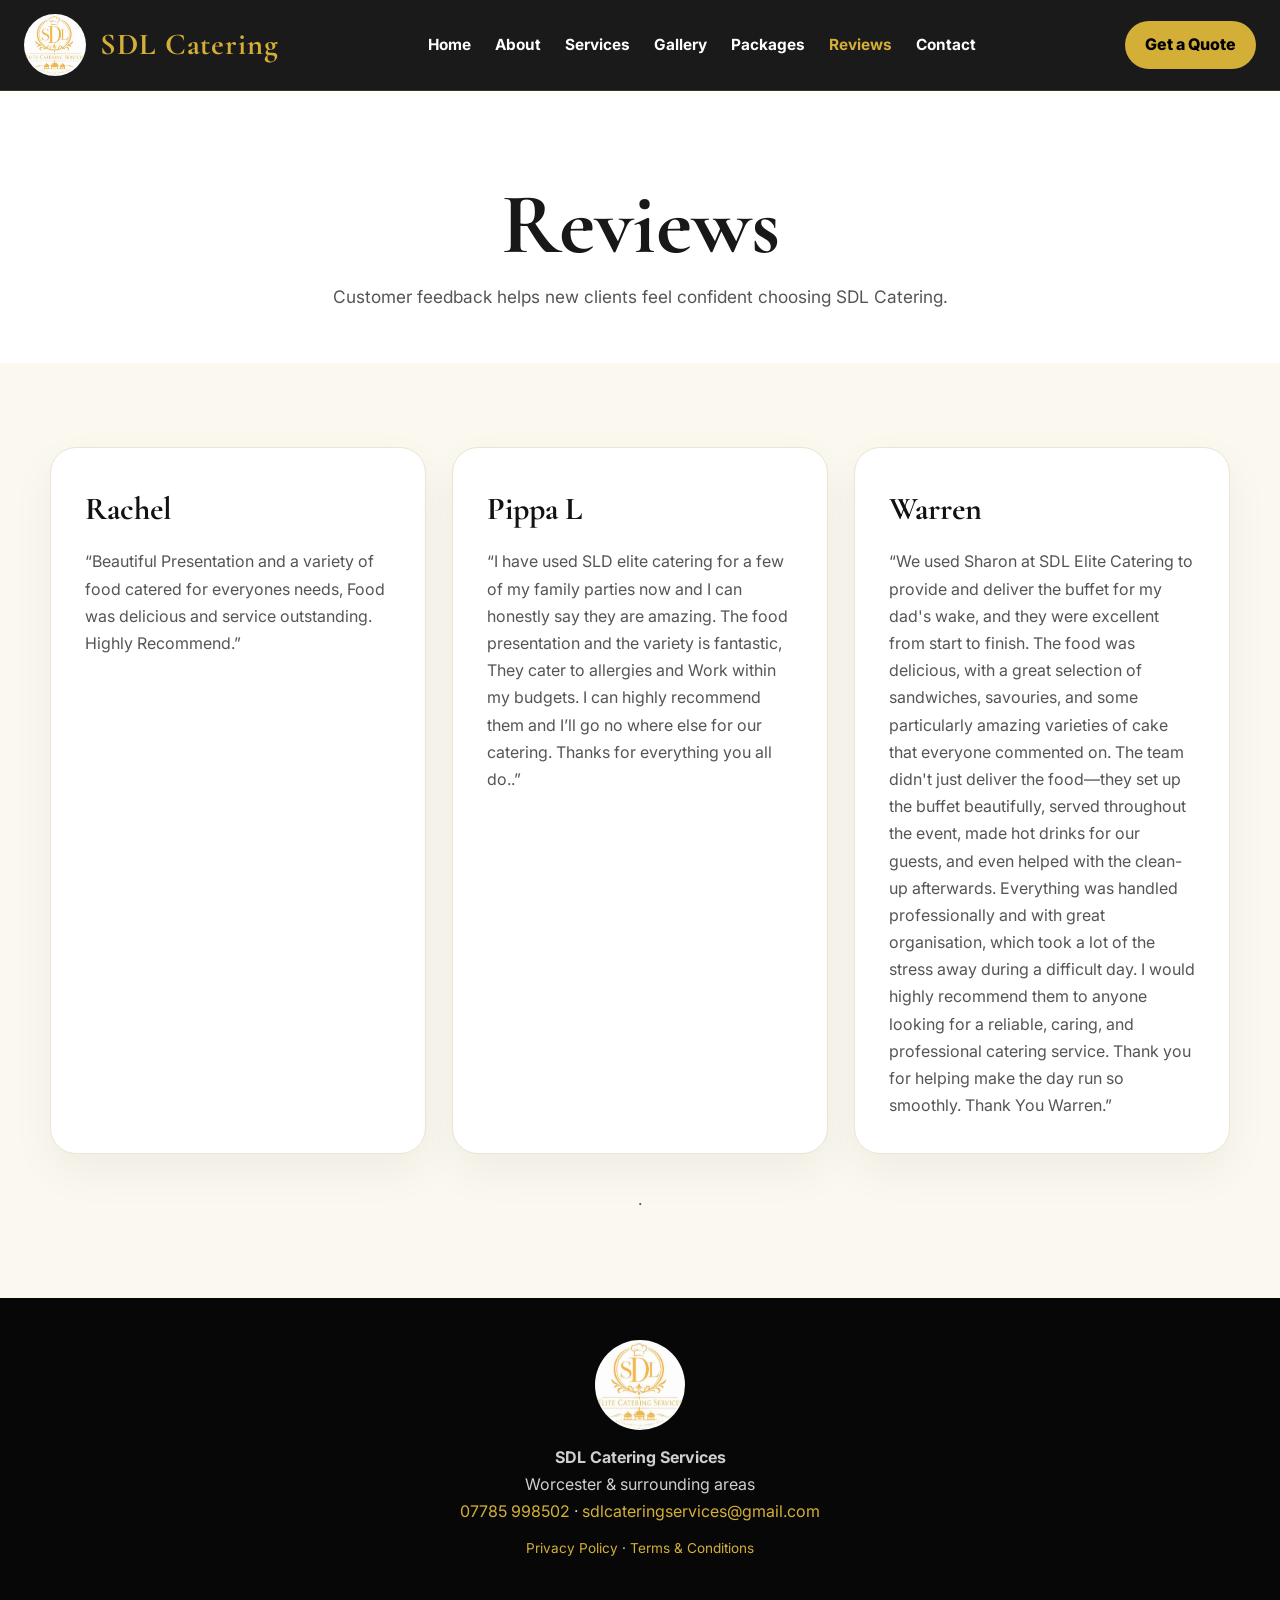
<file: reviews.html>
<!DOCTYPE html>
<html lang="en">
<head>
<meta charset="UTF-8">
<meta name="viewport" content="width=device-width, initial-scale=1.0">
<title>Reviews | SDL Catering Worcester</title>
<meta name="description" content="SDL Catering Services in Worcester">
<link rel="stylesheet" href="style.css">
</head>
<body>
<header class="site-header">
  <nav class="nav">
    <a class="brand" href="index.html"><img src="logo.jpeg" alt="SDL Catering logo"><span>SDL Catering</span></a>
    <button class="menu-toggle" aria-label="Open menu" aria-expanded="false">☰</button>
    <ul class="nav-links">
      <li><a  href="index.html">Home</a></li>
      <li><a  href="about.html">About</a></li>
      <li><a  href="services.html">Services</a></li>
      <li><a  href="gallery.html">Gallery</a></li>
      <li><a  href="packages.html">Packages</a></li>
      <li><a class="active" href="reviews.html">Reviews</a></li>
      <li><a  href="contact.html">Contact</a></li>
    </ul>
    <a class="nav-cta" href="contact.html">Get a Quote</a>
  </nav>
</header>
<main><section class="page-hero"><h1>Reviews</h1><p>Customer feedback helps new clients feel confident choosing SDL Catering.</p></section><section class="section"><div class="container"><div class="grid three"><div class="card"><h3>Rachel</h3><p>“Beautiful Presentation and a variety of food catered for everyones needs, Food was delicious and service outstanding. Highly Recommend.”</p></div><div class="card"><h3>Pippa L</h3><p>“I have used SLD elite catering for a few of my family parties now and I can honestly say they are amazing. The food presentation and the variety is fantastic, They cater to allergies and Work within my budgets. I can highly recommend them and I’ll go no where else for our catering. Thanks for everything you all do..”</p></div><div class="card"><h3>Warren</h3><p>“We used Sharon at SDL Elite Catering to provide and deliver the buffet for my dad's wake, and they were excellent from start to finish. The food was delicious, with a great selection of sandwiches, savouries, and some particularly amazing varieties of cake that everyone commented on. The team didn't just deliver the food—they set up the buffet beautifully, served throughout the event, made hot drinks for our guests, and even helped with the clean-up afterwards. Everything was handled professionally and with great organisation, which took a lot of the stress away during a difficult day. I would highly recommend them to anyone looking for a reliable, caring, and professional catering service. Thank you for helping make the day run so smoothly. Thank You Warren.”</p></div></div><p style="text-align:center;margin-top:32px;color:#555">.</p></div></section></main>
<footer class="footer">
  <img src="logo.jpeg" alt="SDL Catering logo">
  <p><strong>SDL Catering Services</strong></p>
  <p>Worcester & surrounding areas</p>
  <p><a href="tel:07785998502">07785 998502</a> · <a href="mailto:sdlcateringservices@gmail.com">sdlcateringservices@gmail.com</a></p>
<p class="footer-legal">
  <a href="privacy.html">Privacy Policy</a>
  ·
  <a href="terms.html">Terms &amp; Conditions</a>
</p>
</footer>
<script src="script.js"></script>
</body>
</html>
</file>
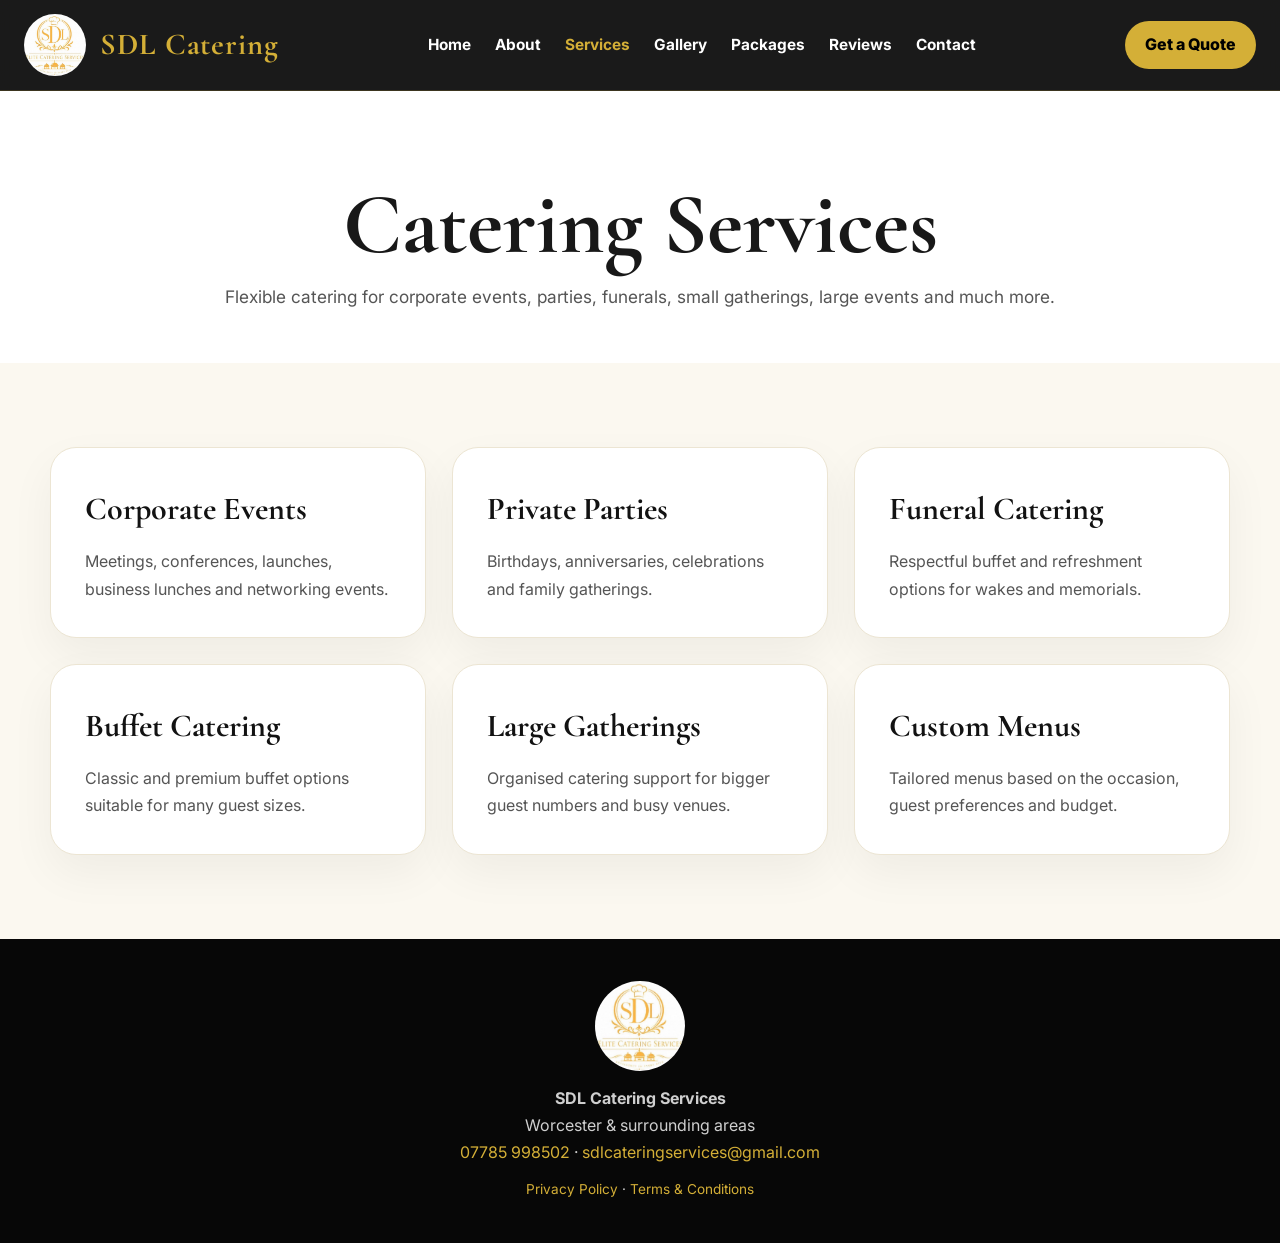
<file: services.html>
<!DOCTYPE html>
<html lang="en">
<head>
<meta charset="UTF-8">
<meta name="viewport" content="width=device-width, initial-scale=1.0">
<title>Catering Services | SDL Catering Worcester</title>
<meta name="description" content="SDL Catering Services in Worcester">
<link rel="stylesheet" href="style.css">
</head>
<body>
<header class="site-header">
  <nav class="nav">
    <a class="brand" href="index.html"><img src="logo.jpeg" alt="SDL Catering logo"><span>SDL Catering</span></a>
    <button class="menu-toggle" aria-label="Open menu" aria-expanded="false">☰</button>
    <ul class="nav-links">
      <li><a  href="index.html">Home</a></li>
      <li><a  href="about.html">About</a></li>
      <li><a class="active" href="services.html">Services</a></li>
      <li><a  href="gallery.html">Gallery</a></li>
      <li><a  href="packages.html">Packages</a></li>
      <li><a  href="reviews.html">Reviews</a></li>
      <li><a  href="contact.html">Contact</a></li>
    </ul>
    <a class="nav-cta" href="contact.html">Get a Quote</a>
  </nav>
</header>
<main><section class="page-hero"><h1>Catering Services</h1><p>Flexible catering for corporate events, parties, funerals, small gatherings, large events and much more.</p></section><section class="section"><div class="container"><div class="grid three"><div class="card"><h3>Corporate Events</h3><p>Meetings, conferences, launches, business lunches and networking events.</p></div><div class="card"><h3>Private Parties</h3><p>Birthdays, anniversaries, celebrations and family gatherings.</p></div><div class="card"><h3>Funeral Catering</h3><p>Respectful buffet and refreshment options for wakes and memorials.</p></div><div class="card"><h3>Buffet Catering</h3><p>Classic and premium buffet options suitable for many guest sizes.</p></div><div class="card"><h3>Large Gatherings</h3><p>Organised catering support for bigger guest numbers and busy venues.</p></div><div class="card"><h3>Custom Menus</h3><p>Tailored menus based on the occasion, guest preferences and budget.</p></div></div></div></section></main>
<footer class="footer">
  <img src="logo.jpeg" alt="SDL Catering logo">
  <p><strong>SDL Catering Services</strong></p>
  <p>Worcester & surrounding areas</p>
  <p><a href="tel:07785998502">07785 998502</a> · <a href="mailto:sdlcateringservices@gmail.com">sdlcateringservices@gmail.com</a></p>
<p class="footer-legal">
  <a href="privacy.html">Privacy Policy</a>
  ·
  <a href="terms.html">Terms &amp; Conditions</a>
</p>
</footer>
<script src="script.js"></script>
</body>
</html>
</file>
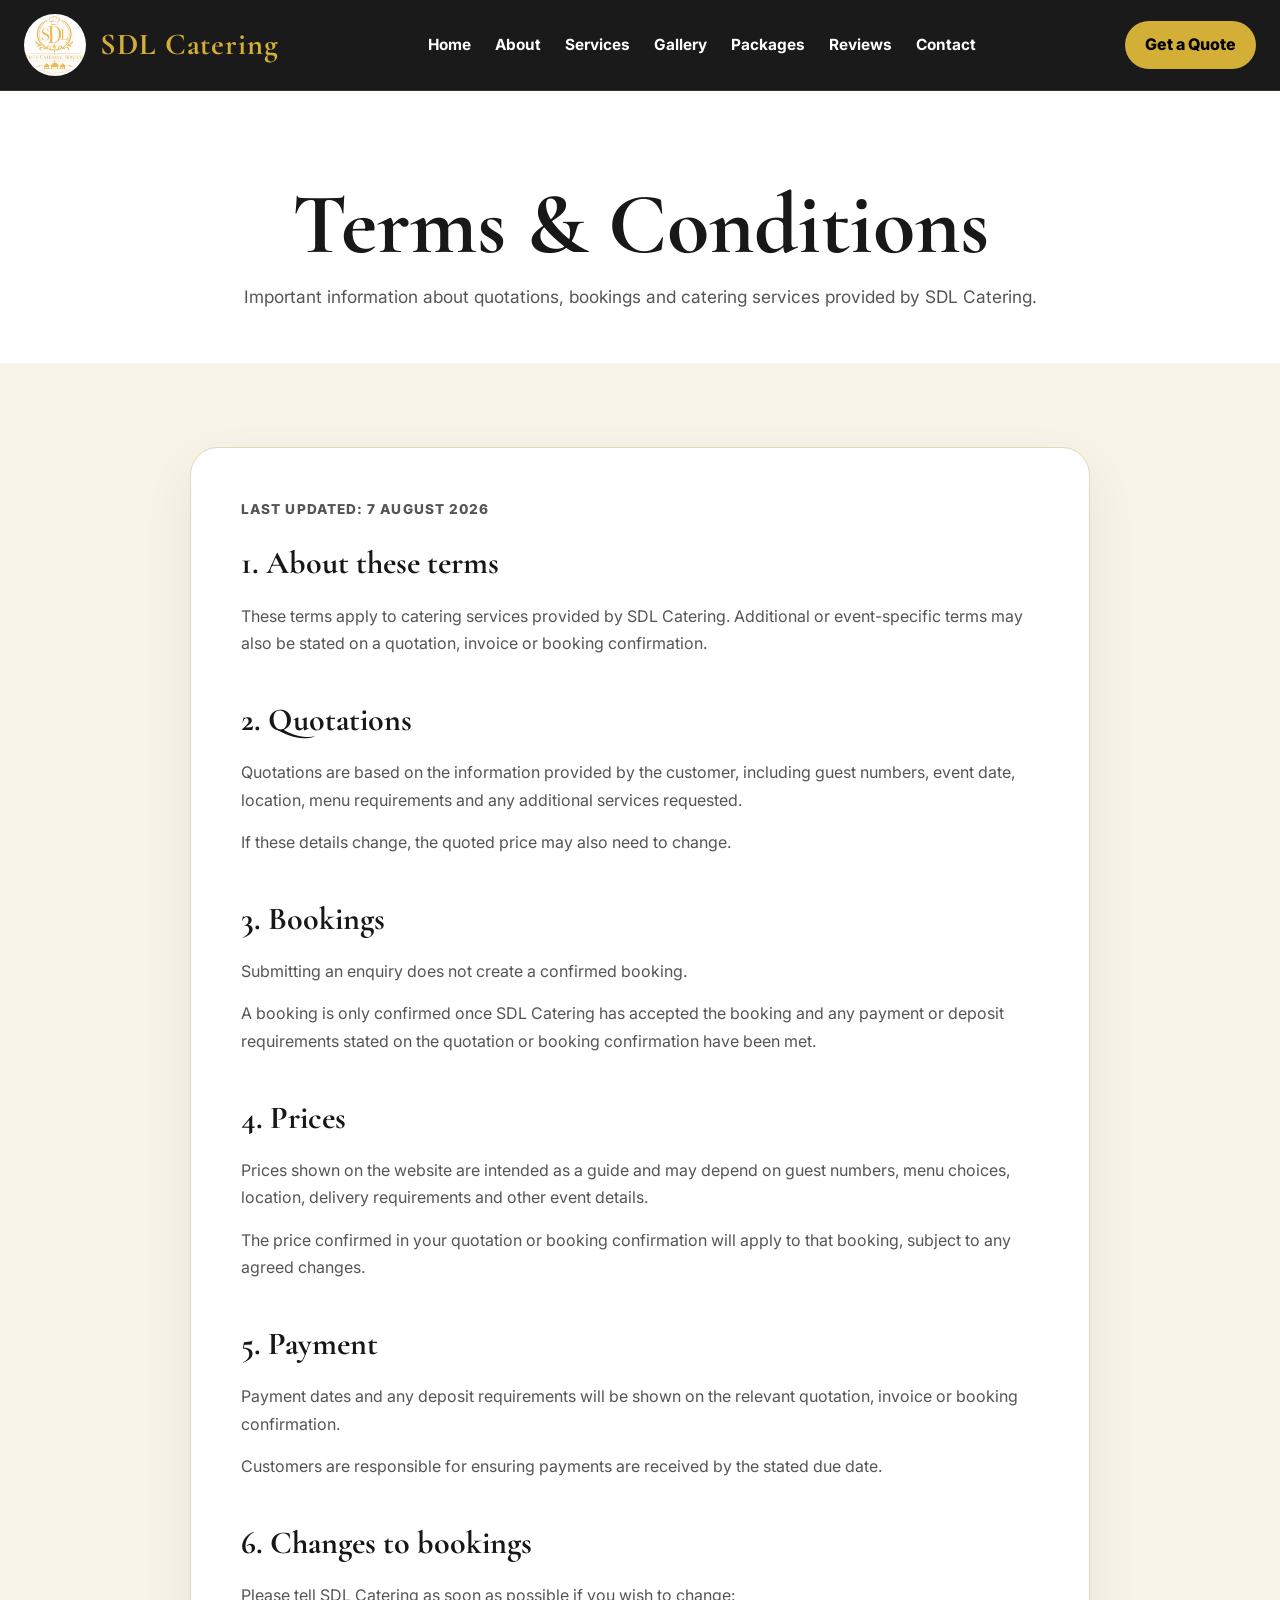
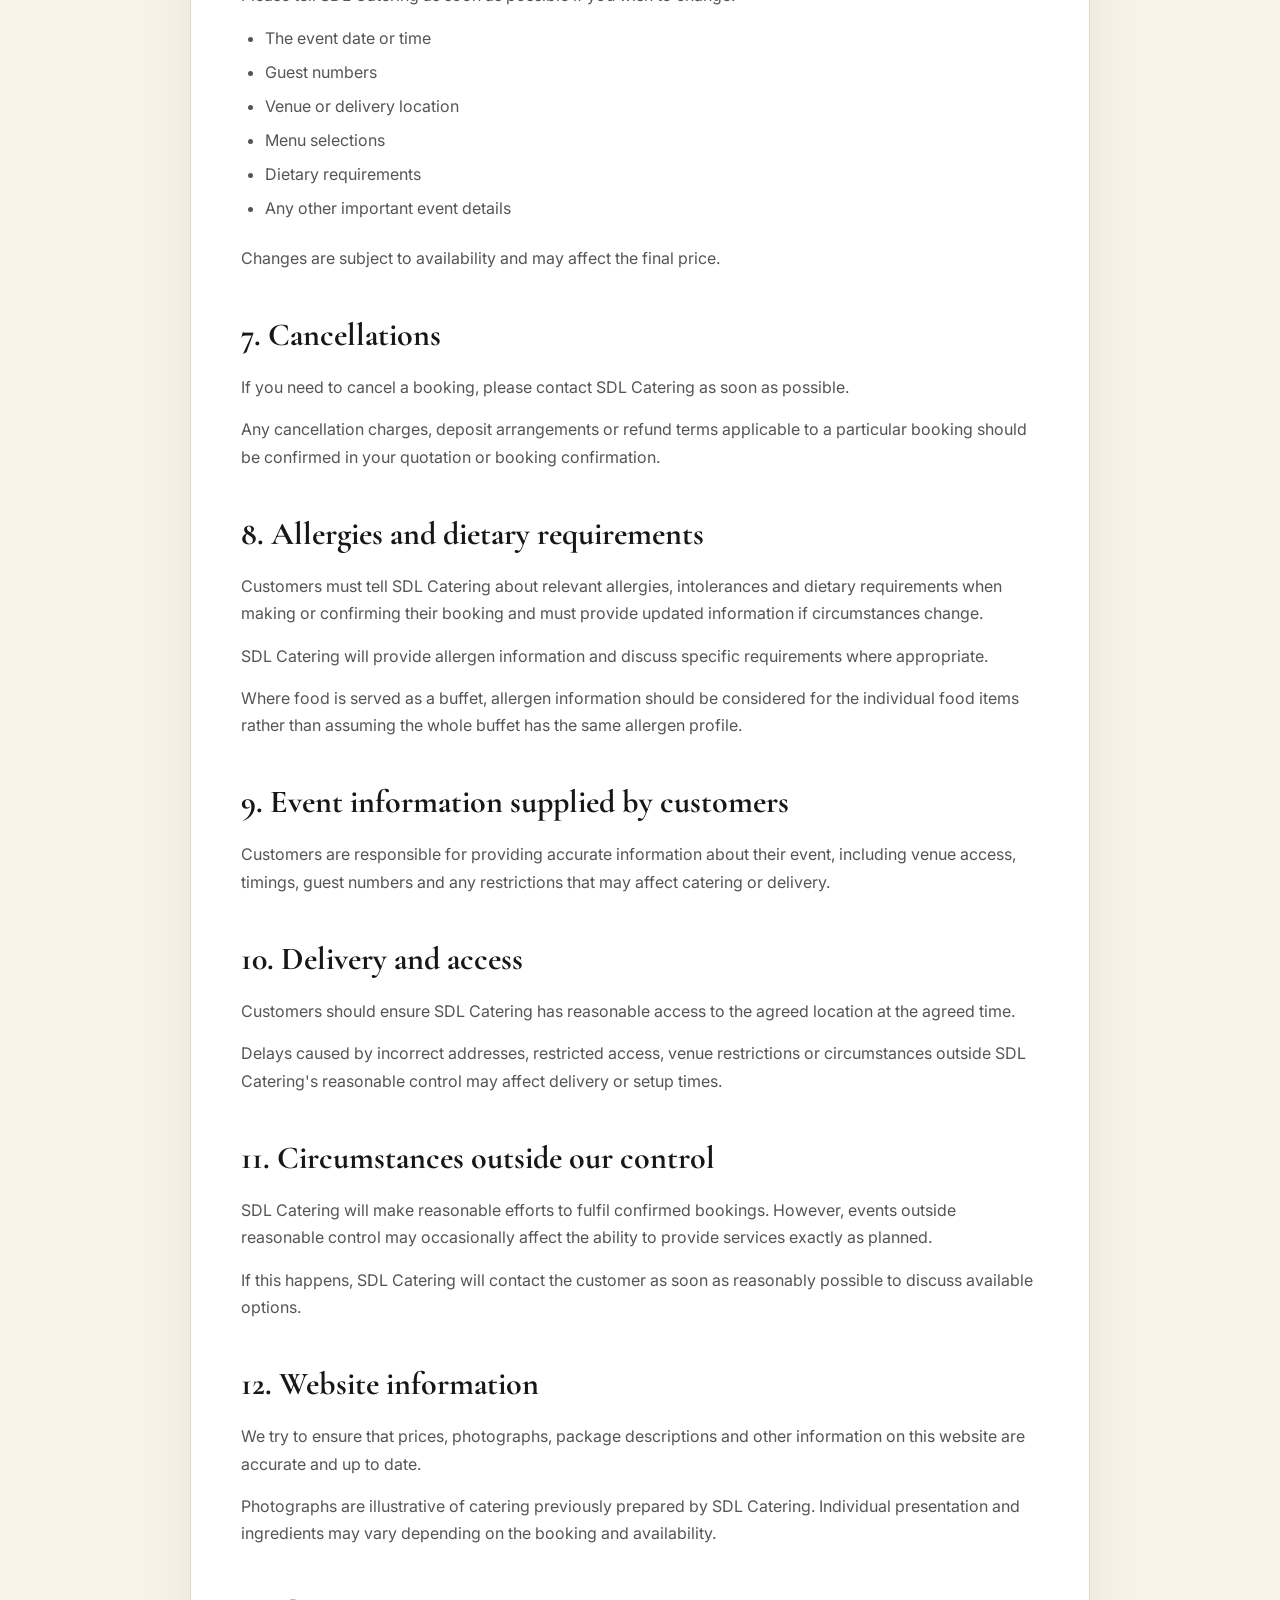
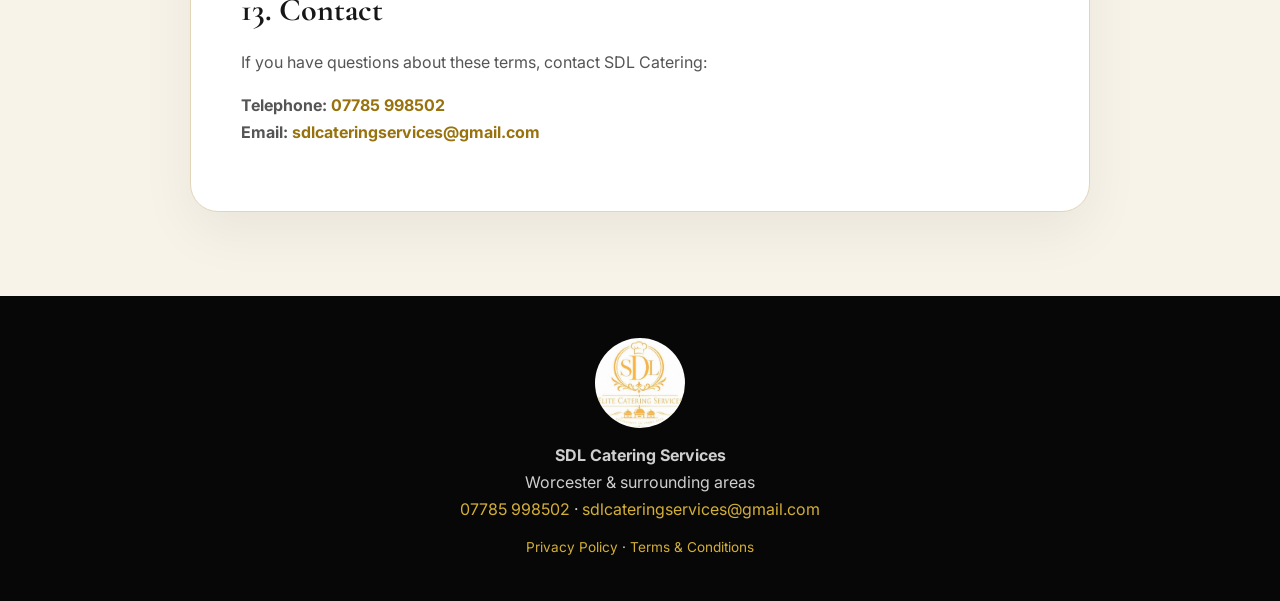
<file: terms.html>
<!DOCTYPE html>
<html lang="en">

<head>
<meta charset="UTF-8">
<meta name="viewport" content="width=device-width, initial-scale=1.0">

<title>Terms & Conditions | SDL Catering Worcester</title>

<meta
  name="description"
  content="Terms and conditions for SDL Catering services in Worcester."
>

<link rel="stylesheet" href="style.css">
</head>

<body>

<header class="site-header">

  <nav class="nav">

    <a class="brand" href="index.html">
      <img src="logo.jpeg" alt="SDL Catering logo">
      <span>SDL Catering</span>
    </a>

    <button
      class="menu-toggle"
      aria-label="Open menu"
      aria-expanded="false"
    >
      ☰
    </button>

    <ul class="nav-links">
      <li><a href="index.html">Home</a></li>
      <li><a href="about.html">About</a></li>
      <li><a href="services.html">Services</a></li>
      <li><a href="gallery.html">Gallery</a></li>
      <li><a href="packages.html">Packages</a></li>
      <li><a href="reviews.html">Reviews</a></li>
      <li><a href="contact.html">Contact</a></li>
    </ul>

    <a class="nav-cta" href="contact.html">
      Get a Quote
    </a>

  </nav>

</header>

<main>

<section class="page-hero">

  <h1>Terms &amp; Conditions</h1>

  <p>
    Important information about quotations, bookings and catering services
    provided by SDL Catering.
  </p>

</section>

<section class="section legal-section">

  <div class="container legal-content">

    <p class="legal-updated">
      Last updated: 7 August 2026
    </p>

    <h2>1. About these terms</h2>

    <p>
      These terms apply to catering services provided by SDL Catering.
      Additional or event-specific terms may also be stated on a quotation,
      invoice or booking confirmation.
    </p>

    <h2>2. Quotations</h2>

    <p>
      Quotations are based on the information provided by the customer,
      including guest numbers, event date, location, menu requirements
      and any additional services requested.
    </p>

    <p>
      If these details change, the quoted price may also need to change.
    </p>

    <h2>3. Bookings</h2>

    <p>
      Submitting an enquiry does not create a confirmed booking.
    </p>

    <p>
      A booking is only confirmed once SDL Catering has accepted the
      booking and any payment or deposit requirements stated on the
      quotation or booking confirmation have been met.
    </p>

    <h2>4. Prices</h2>

    <p>
      Prices shown on the website are intended as a guide and may depend
      on guest numbers, menu choices, location, delivery requirements and
      other event details.
    </p>

    <p>
      The price confirmed in your quotation or booking confirmation will
      apply to that booking, subject to any agreed changes.
    </p>

    <h2>5. Payment</h2>

    <p>
      Payment dates and any deposit requirements will be shown on the
      relevant quotation, invoice or booking confirmation.
    </p>

    <p>
      Customers are responsible for ensuring payments are received by the
      stated due date.
    </p>

    <h2>6. Changes to bookings</h2>

    <p>
      Please tell SDL Catering as soon as possible if you wish to change:
    </p>

    <ul>
      <li>The event date or time</li>
      <li>Guest numbers</li>
      <li>Venue or delivery location</li>
      <li>Menu selections</li>
      <li>Dietary requirements</li>
      <li>Any other important event details</li>
    </ul>

    <p>
      Changes are subject to availability and may affect the final price.
    </p>

    <h2>7. Cancellations</h2>

    <p>
      If you need to cancel a booking, please contact SDL Catering as soon
      as possible.
    </p>

    <p>
      Any cancellation charges, deposit arrangements or refund terms
      applicable to a particular booking should be confirmed in your
      quotation or booking confirmation.
    </p>

    <h2>8. Allergies and dietary requirements</h2>

    <p>
      Customers must tell SDL Catering about relevant allergies,
      intolerances and dietary requirements when making or confirming
      their booking and must provide updated information if circumstances
      change.
    </p>

    <p>
      SDL Catering will provide allergen information and discuss specific
      requirements where appropriate.
    </p>

    <p>
      Where food is served as a buffet, allergen information should be
      considered for the individual food items rather than assuming the
      whole buffet has the same allergen profile.
    </p>

    <h2>9. Event information supplied by customers</h2>

    <p>
      Customers are responsible for providing accurate information about
      their event, including venue access, timings, guest numbers and any
      restrictions that may affect catering or delivery.
    </p>

    <h2>10. Delivery and access</h2>

    <p>
      Customers should ensure SDL Catering has reasonable access to the
      agreed location at the agreed time.
    </p>

    <p>
      Delays caused by incorrect addresses, restricted access, venue
      restrictions or circumstances outside SDL Catering's reasonable
      control may affect delivery or setup times.
    </p>

    <h2>11. Circumstances outside our control</h2>

    <p>
      SDL Catering will make reasonable efforts to fulfil confirmed
      bookings. However, events outside reasonable control may occasionally
      affect the ability to provide services exactly as planned.
    </p>

    <p>
      If this happens, SDL Catering will contact the customer as soon as
      reasonably possible to discuss available options.
    </p>

    <h2>12. Website information</h2>

    <p>
      We try to ensure that prices, photographs, package descriptions and
      other information on this website are accurate and up to date.
    </p>

    <p>
      Photographs are illustrative of catering previously prepared by SDL
      Catering. Individual presentation and ingredients may vary depending
      on the booking and availability.
    </p>

    <h2>13. Contact</h2>

    <p>
      If you have questions about these terms, contact SDL Catering:
    </p>

    <p>
      <strong>Telephone:</strong>
      <a href="tel:07785998502">
        07785 998502
      </a>

      <br>

      <strong>Email:</strong>
      <a href="mailto:sdlcateringservices@gmail.com">
        sdlcateringservices@gmail.com
      </a>
    </p>

  </div>

</section>

</main>

<footer class="footer">

  <img src="logo.jpeg" alt="SDL Catering logo">

  <p>
    <strong>SDL Catering Services</strong>
  </p>

  <p>Worcester &amp; surrounding areas</p>

  <p>
    <a href="tel:07785998502">
      07785 998502
    </a>
    ·
    <a href="mailto:sdlcateringservices@gmail.com">
      sdlcateringservices@gmail.com
    </a>
  </p>

  <p class="footer-legal">
    <a href="privacy.html">Privacy Policy</a>
    ·
    <a href="terms.html">Terms &amp; Conditions</a>
  </p>

</footer>

<script src="script.js"></script>

</body>
</html>
</file>
<file: style.css>
@import url('https://fonts.googleapis.com/css2?family=Cormorant+Garamond:wght@500;600;700&family=Inter:wght@300;400;500;600;700;800&display=swap');

:root{
  --black:#0b0b0b;
  --charcoal:#151515;
  --cream:#fbf8f0;
  --white:#ffffff;
  --gold:#d4af37;
  --gold-soft:#f1d980;
  --muted:#666;
  --line:#ece5d3;
}

*{box-sizing:border-box;margin:0;padding:0}
html{scroll-behavior:smooth}
body{font-family:Inter,Arial,sans-serif;color:#202020;background:var(--cream);line-height:1.7;overflow-x:hidden}
img{max-width:100%;display:block}
a,a:link,a:visited{color:inherit;text-decoration:none}

.site-header{position:sticky;top:0;z-index:999;background:rgba(12,12,12,.94);backdrop-filter:blur(14px);border-bottom:1px solid rgba(212,175,55,.18)}
.nav{max-width:1280px;margin:0 auto;padding:14px 24px;display:flex;align-items:center;justify-content:space-between;gap:22px}
.brand{display:flex;align-items:center;gap:14px;color:var(--gold)!important;font-family:'Cormorant Garamond',serif;font-size:1.9rem;font-weight:700;letter-spacing:.03em;white-space:nowrap}
.brand img{width:62px;height:62px;border-radius:50%;background:white;object-fit:cover}
.nav-links{display:flex;align-items:center;gap:24px;list-style:none}
.nav-links a,.nav-links a:link,.nav-links a:visited{color:#fff!important;text-decoration:none!important;font-weight:700;font-size:.96rem;transition:.25s}
.nav-links a:hover,.nav-links a.active,.nav-links a:active{color:var(--gold)!important;text-decoration:none!important}
.nav-cta{background:var(--gold);color:#000!important;padding:10px 20px;border-radius:999px;font-weight:800;white-space:nowrap}
.nav-cta:hover{background:var(--gold-soft);color:#000!important}
.menu-toggle{display:none;background:transparent;color:white;border:1px solid rgba(255,255,255,.25);font-size:1.4rem;border-radius:10px;padding:8px 12px;cursor:pointer}

.hero{min-height:calc(100vh - 92px);display:grid;place-items:center;text-align:center;color:#fff;background:linear-gradient(rgba(0,0,0,.62),rgba(0,0,0,.58)),url('https://images.unsplash.com/photo-1414235077428-338989a2e8c0?auto=format&fit=crop&w=1800&q=80');background-size:cover;background-position:center;padding:110px 24px 80px}
.hero-inner{max-width:980px}.eyebrow{color:var(--gold-soft);text-transform:uppercase;letter-spacing:.22em;font-size:.82rem;font-weight:800;margin-bottom:18px}.hero h1,.page-hero h1,.section-title h2,.title{font-family:'Cormorant Garamond',serif;line-height:.98}.hero h1{font-size:clamp(3.2rem,8vw,7rem);margin-bottom:24px}.hero p{font-size:1.25rem;max-width:760px;margin:0 auto 34px;color:#f2f2f2}.btn-row{display:flex;gap:16px;justify-content:center;flex-wrap:wrap}.btn{display:inline-flex;align-items:center;justify-content:center;border-radius:999px;padding:14px 28px;font-weight:800;transition:.25s}.btn.gold{background:var(--gold);color:#000!important}.btn.dark{background:var(--black);color:#fff!important}.btn.outline{border:1px solid rgba(255,255,255,.6);color:#fff!important}.btn:hover{transform:translateY(-2px)}

main{background:var(--cream)}.section{padding:84px 24px}.container{max-width:1180px;margin:0 auto}.section-title{text-align:center;max-width:820px;margin:0 auto 48px}.section-title h2{font-size:clamp(2.5rem,5vw,4.3rem);color:#171717;margin-bottom:14px}.section-title p{color:#5f5f5f;font-size:1.08rem}.grid{display:grid;gap:26px}.grid.three{grid-template-columns:repeat(3,1fr)}.grid.four{grid-template-columns:repeat(4,1fr)}.card{background:#fff;border:1px solid var(--line);border-radius:26px;padding:34px;box-shadow:0 18px 45px rgba(0,0,0,.05)}.card h3{font-family:'Cormorant Garamond',serif;font-size:2rem;color:#121212;margin-bottom:12px}.card p{color:#555}.dark-band{background:#0b0b0b;color:#fff}.dark-band .section-title h2,.dark-band h3{color:var(--gold)}.dark-band p{color:#ddd}.split{display:grid;grid-template-columns:1.05fr .95fr;gap:58px;align-items:center}.panel-dark{background:#0d0d0d;color:#fff;border-radius:30px;padding:44px;border:1px solid rgba(212,175,55,.25)}.panel-dark h2{font-family:'Cormorant Garamond',serif;font-size:3.2rem;color:var(--gold);margin-bottom:22px}.value-list{display:grid;gap:14px}.value-list div{background:rgba(212,175,55,.13);border:1px solid rgba(212,175,55,.18);padding:16px 18px;border-radius:14px;font-weight:700}.image-card{overflow:hidden;border-radius:28px;box-shadow:0 24px 70px rgba(0,0,0,.15);background:#fff}.image-card img{width:100%;height:430px;object-fit:cover}

.page-hero{padding:92px 24px 52px;background:#fff;text-align:center}.page-hero h1{font-size:clamp(3rem,7vw,5.4rem);color:#181818;margin-bottom:14px}.page-hero p{max-width:850px;margin:0 auto;color:#555;font-size:1.08rem}.gallery-grid{display:grid;grid-template-columns:repeat(3,1fr);gap:24px}.gallery-item{position:relative;border-radius:24px;overflow:hidden;background:#111;box-shadow:0 18px 50px rgba(0,0,0,.1)}.gallery-item img{width:100%;height:360px;object-fit:cover;transition:.35s}.gallery-item:hover img{transform:scale(1.05)}.gallery-item span{position:absolute;left:18px;bottom:18px;background:rgba(0,0,0,.72);color:#fff;padding:8px 14px;border-radius:999px;font-weight:800;font-size:.9rem}.contact-box{max-width:850px;margin:0 auto;background:#fff;border:1px solid var(--line);border-radius:28px;padding:42px;box-shadow:0 18px 50px rgba(0,0,0,.06)}.contact-list{display:grid;gap:16px;font-size:1.1rem}.contact-list a{color:#111!important;font-weight:800}.footer{background:#070707;color:#fff;text-align:center;padding:42px 24px}.footer img{width:90px;height:90px;border-radius:50%;margin:0 auto 14px;background:white}.footer p{color:#cfcfcf}.footer a{color:var(--gold)!important}

@media(max-width:980px){.grid.three,.grid.four,.gallery-grid,.split{grid-template-columns:1fr 1fr}.nav{flex-wrap:wrap}.nav-links{order:3;width:100%;justify-content:center;flex-wrap:wrap}}
@media(max-width:700px){.nav{padding:12px 16px}.brand{font-size:1.55rem}.brand img{width:52px;height:52px}.menu-toggle{display:block}.nav-links{display:none;flex-direction:column;align-items:stretch;background:#101010;padding:18px;border-radius:18px}.nav-links.open{display:flex}.nav-links a{text-align:center;padding:8px}.nav-cta{display:none}.hero{min-height:80vh;padding-top:90px}.hero h1{font-size:3rem}.grid.three,.grid.four,.gallery-grid,.split{grid-template-columns:1fr}.section{padding:60px 18px}.card{padding:28px}.image-card img,.gallery-item img{height:300px}.panel-dark{padding:32px}.contact-box{padding:28px}}
.whatsapp-button{
    position:fixed;
    bottom:20px;
    right:20px;
    background:#d4af37;
    color:black;
    padding:12px 18px;
    border-radius:50px;
    text-decoration:none;
    font-weight:bold;
    z-index:9999;
    box-shadow:0 4px 10px rgba(0,0,0,0.3);
}

.whatsapp-button:hover{
    background:#c49b1f;
}
/* ==================================================
   PREMIUM GALLERY
================================================== */

.gallery-section{
    background:#faf7ef;
    padding:70px 5%;
}

.gallery-grid{
    width:min(1280px,100%);
    margin:0 auto;
    display:grid;
    grid-template-columns:repeat(3,minmax(0,1fr));
    gap:26px;
}

.gallery-item{
    position:relative;
    min-height:340px;
    overflow:hidden;
    border-radius:22px;
    cursor:pointer;
    background:#111;
    box-shadow:0 18px 45px rgba(0,0,0,.12);
    isolation:isolate;
}

.gallery-item::after{
    content:"Click to enlarge";
    position:absolute;
    inset:0;
    display:flex;
    align-items:center;
    justify-content:center;
    background:rgba(0,0,0,.48);
    color:#fff;
    font-size:.85rem;
    font-weight:700;
    letter-spacing:.08em;
    text-transform:uppercase;
    opacity:0;
    transition:opacity .35s ease;
    z-index:2;
}

.gallery-item:hover::after{
    opacity:1;
}

.gallery-item img{
    width:100%;
    height:100%;
    min-height:340px;
    display:block;
    object-fit:cover;
    transition:
        transform .55s ease,
        filter .55s ease;
}

.gallery-item:hover img{
    transform:scale(1.07);
    filter:brightness(.85);
}

.gallery-item span{
    position:absolute;
    left:18px;
    bottom:18px;
    z-index:3;
    padding:10px 15px;
    border:1px solid rgba(212,175,55,.4);
    border-radius:999px;
    background:rgba(5,5,5,.78);
    backdrop-filter:blur(8px);
    color:#fff;
    font-size:.92rem;
    font-weight:700;
    box-shadow:0 8px 24px rgba(0,0,0,.25);
}

/* ==================================================
   PREMIUM LIGHTBOX
================================================== */

.premium-lightbox{
    position:fixed;
    inset:0;
    z-index:99999;
    display:flex;
    align-items:center;
    justify-content:center;
    padding:32px 90px;
    background:
        radial-gradient(
            circle at center,
            rgba(32,32,32,.98),
            rgba(0,0,0,.99)
        );
    visibility:hidden;
    opacity:0;
    pointer-events:none;
    transition:
        opacity .3s ease,
        visibility .3s ease;
}

.premium-lightbox.open{
    visibility:visible;
    opacity:1;
    pointer-events:auto;
}

.lightbox-content{
    width:min(1100px,100%);
    text-align:center;
}

.lightbox-content img{
    display:block;
    max-width:100%;
    max-height:78vh;
    margin:0 auto;
    object-fit:contain;
    border:1px solid rgba(212,175,55,.45);
    border-radius:18px;
    box-shadow:
        0 30px 90px rgba(0,0,0,.8),
        0 0 40px rgba(212,175,55,.08);
    animation:premiumLightboxOpen .4s ease;
}

#lightbox-caption{
    margin:18px 0 5px;
    color:#fff;
    font-family:'Cormorant Garamond',serif;
    font-size:1.55rem;
    font-weight:600;
}

#lightbox-counter{
    color:#d4af37;
    font-size:.9rem;
    letter-spacing:.12em;
}

.lightbox-close,
.lightbox-arrow{
    border:1px solid rgba(212,175,55,.45);
    background:rgba(20,20,20,.8);
    color:#fff;
    cursor:pointer;
    backdrop-filter:blur(8px);
    transition:
        background .25s ease,
        color .25s ease,
        transform .25s ease;
}

.lightbox-close:hover,
.lightbox-arrow:hover{
    background:#d4af37;
    color:#111;
}

.lightbox-close{
    position:absolute;
    top:22px;
    right:28px;
    width:50px;
    height:50px;
    border-radius:50%;
    font-size:34px;
    line-height:1;
}

.lightbox-close:hover{
    transform:rotate(90deg);
}

.lightbox-arrow{
    position:absolute;
    top:50%;
    width:60px;
    height:60px;
    border-radius:50%;
    transform:translateY(-50%);
    font-size:42px;
    line-height:1;
}

.lightbox-arrow:hover{
    transform:translateY(-50%) scale(1.07);
}

.lightbox-prev{
    left:25px;
}

.lightbox-next{
    right:25px;
}

@keyframes premiumLightboxOpen{
    from{
        opacity:0;
        transform:scale(.9);
    }

    to{
        opacity:1;
        transform:scale(1);
    }
}

/* Tablet */

@media(max-width:950px){

    .gallery-grid{
        grid-template-columns:repeat(2,minmax(0,1fr));
    }

    .premium-lightbox{
        padding:30px 75px;
    }
}

/* Mobile */

@media(max-width:650px){

    .gallery-section{
        padding:45px 18px;
    }

    .gallery-grid{
        grid-template-columns:1fr;
        gap:20px;
    }

    .gallery-item,
    .gallery-item img{
        min-height:360px;
    }

    .premium-lightbox{
        padding:70px 14px 100px;
    }

    .lightbox-content img{
        max-height:68vh;
        border-radius:12px;
    }

    #lightbox-caption{
        font-size:1.25rem;
    }

    .lightbox-close{
        top:14px;
        right:14px;
        width:46px;
        height:46px;
    }

    .lightbox-arrow{
        top:auto;
        bottom:24px;
        width:50px;
        height:50px;
        transform:none;
        font-size:34px;
    }

    .lightbox-arrow:hover{
        transform:scale(1.07);
    }

    .lightbox-prev{
        left:calc(50% - 65px);
    }

    .lightbox-next{
        right:calc(50% - 65px);
    }

    .gallery-item::after{
        display:none;
    }
}
/* Allow clicks to pass through gallery overlays */
.gallery-item::after,
.gallery-item span{
    pointer-events:none;
}
/* ==================================================
   PREMIUM HOMEPAGE
================================================== */

.luxury-home-hero{
    position:relative;
    min-height:calc(100vh - 90px);
    display:flex;
    align-items:center;
    justify-content:center;
    overflow:hidden;
    padding:100px 24px;
    background:url("Buffet 3.jpeg") center/cover no-repeat;
}

.luxury-hero-overlay{
    position:absolute;
    inset:0;
    background:
        linear-gradient(
            90deg,
            rgba(5,5,5,.88) 0%,
            rgba(5,5,5,.67) 55%,
            rgba(5,5,5,.52) 100%
        );
}

.luxury-hero-content{
    position:relative;
    z-index:2;
    width:min(1050px,100%);
    text-align:center;
    color:#fff;
}

.luxury-eyebrow{
    margin-bottom:18px;
    color:#d4af37;
    font-size:.82rem;
    font-weight:800;
    letter-spacing:.24em;
    text-transform:uppercase;
}

.luxury-eyebrow.dark-text{
    color:#a98417;
}

.luxury-hero-content h1{
    max-width:1000px;
    margin:0 auto 26px;
    font-family:"Cormorant Garamond",serif;
    font-size:clamp(3.5rem,8vw,7.3rem);
    font-weight:600;
    line-height:.9;
    letter-spacing:-.03em;
}

.luxury-hero-text{
    max-width:780px;
    margin:0 auto 34px;
    color:#f1f1f1;
    font-size:clamp(1.05rem,2vw,1.25rem);
}

.luxury-hero-buttons{
    display:flex;
    justify-content:center;
    gap:15px;
    flex-wrap:wrap;
}

.hero-trust-line{
    margin-top:38px;
    color:#e4e4e4;
    font-size:.88rem;
    font-weight:600;
    letter-spacing:.06em;
}

.hero-trust-line span{
    padding:0 12px;
    color:#d4af37;
}

.scroll-indicator{
    position:absolute;
    z-index:3;
    left:50%;
    bottom:25px;
    width:28px;
    height:46px;
    border:1px solid rgba(255,255,255,.55);
    border-radius:999px;
    transform:translateX(-50%);
}

.scroll-indicator span{
    position:absolute;
    top:9px;
    left:50%;
    width:4px;
    height:8px;
    border-radius:99px;
    background:#d4af37;
    transform:translateX(-50%);
    animation:homeScroll 1.8s infinite;
}

@keyframes homeScroll{
    0%{
        opacity:0;
        transform:translate(-50%,0);
    }

    40%{
        opacity:1;
    }

    100%{
        opacity:0;
        transform:translate(-50%,16px);
    }
}

.home-heading{
    margin-bottom:20px;
    color:#171717;
    font-family:"Cormorant Garamond",serif;
    font-size:clamp(3rem,6vw,5.2rem);
    line-height:.95;
}

.home-gold-line{
    width:78px;
    height:2px;
    margin:0 0 28px;
    background:#d4af37;
}

.home-gold-line.centered{
    margin:18px auto 28px;
}

.home-lead{
    margin-bottom:18px;
    color:#333;
    font-size:1.14rem;
    font-weight:500;
}

.home-copy{
    margin-bottom:30px;
    color:#616161;
}

.welcome-actions{
    display:flex;
    align-items:center;
    gap:24px;
    flex-wrap:wrap;
}

.text-link{
    display:inline-flex;
    align-items:center;
    gap:9px;
    color:#111!important;
    font-weight:800;
}

.text-link span{
    color:#b58d1d;
    font-size:1.25rem;
    transition:transform .25s ease;
}

.text-link:hover span{
    transform:translateX(5px);
}

.premium-image-wrap{
    position:relative;
}

.premium-image-wrap img{
    width:100%;
    height:560px;
    object-fit:cover;
    border-radius:30px;
    box-shadow:0 30px 75px rgba(0,0,0,.18);
}

.image-badge{
    position:absolute;
    right:-18px;
    bottom:28px;
    width:220px;
    padding:20px;
    border:1px solid rgba(212,175,55,.4);
    border-radius:18px;
    background:#0b0b0b;
    color:#fff;
    box-shadow:0 20px 40px rgba(0,0,0,.25);
}

.image-badge strong,
.image-badge span{
    display:block;
}

.image-badge strong{
    color:#d4af37;
    font-family:"Cormorant Garamond",serif;
    font-size:1.4rem;
}

.image-badge span{
    margin-top:4px;
    color:#d4d4d4;
    font-size:.82rem;
}

.trust-strip{
    padding:55px 24px;
    background:#0b0b0b;
}

.trust-grid{
    display:grid;
    grid-template-columns:repeat(4,1fr);
    gap:0;
}

.trust-item{
    padding:18px 30px;
    border-right:1px solid rgba(212,175,55,.22);
}

.trust-item:last-child{
    border-right:none;
}

.trust-number{
    display:block;
    margin-bottom:10px;
    color:#d4af37;
    font-size:.78rem;
    font-weight:800;
    letter-spacing:.18em;
}

.trust-item h3{
    margin-bottom:6px;
    color:#fff;
    font-family:"Cormorant Garamond",serif;
    font-size:1.65rem;
}

.trust-item p{
    color:#adadad;
    font-size:.9rem;
}

.premium-services{
    background:#fbf8f0;
}

.service-luxury-grid{
    display:grid;
    grid-template-columns:repeat(2,1fr);
    gap:22px;
}

.service-luxury-card{
    position:relative;
    padding:42px;
    overflow:hidden;
    border:1px solid #e4dcc6;
    border-radius:26px;
    background:#fff;
    box-shadow:0 18px 45px rgba(0,0,0,.05);
    transition:
        transform .3s ease,
        box-shadow .3s ease,
        border-color .3s ease;
}

.service-luxury-card:hover{
    transform:translateY(-7px);
    border-color:rgba(212,175,55,.65);
    box-shadow:0 24px 55px rgba(0,0,0,.1);
}

.service-number{
    position:absolute;
    top:24px;
    right:28px;
    color:rgba(212,175,55,.35);
    font-family:"Cormorant Garamond",serif;
    font-size:3rem;
}

.service-luxury-card h3{
    margin-bottom:14px;
    color:#171717;
    font-family:"Cormorant Garamond",serif;
    font-size:2.35rem;
}

.service-luxury-card p{
    max-width:470px;
    margin-bottom:24px;
    color:#5c5c5c;
}

.service-luxury-card a{
    color:#9a7410!important;
    font-weight:800;
}

.home-gallery-section{
    background:#0b0b0b;
}

.home-gallery-heading{
    display:flex;
    align-items:flex-end;
    justify-content:space-between;
    gap:30px;
    margin-bottom:40px;
}

.home-gallery-heading h2{
    max-width:700px;
    color:#fff;
    font-family:"Cormorant Garamond",serif;
    font-size:clamp(2.8rem,5vw,4.7rem);
    line-height:1;
}

.home-gallery-grid{
    display:grid;
    grid-template-columns:1.35fr .65fr;
    grid-template-rows:repeat(2,260px);
    gap:20px;
}

.home-gallery-large{
    grid-row:1 / 3;
}

.home-gallery-large,
.home-gallery-small{
    position:relative;
    overflow:hidden;
    border-radius:24px;
}

.home-gallery-large img,
.home-gallery-small img{
    width:100%;
    height:100%;
    object-fit:cover;
    transition:transform .55s ease;
}

.home-gallery-large:hover img,
.home-gallery-small:hover img{
    transform:scale(1.06);
}

.home-gallery-overlay{
    position:absolute;
    inset:0;
    display:flex;
    align-items:flex-end;
    padding:22px;
    background:
        linear-gradient(
            transparent 45%,
            rgba(0,0,0,.8)
        );
}

.home-gallery-overlay span{
    color:#fff;
    font-family:"Cormorant Garamond",serif;
    font-size:1.5rem;
    font-weight:700;
}

.packages-preview{
    background:#f8f3e8;
}

.package-preview-grid{
    display:grid;
    grid-template-columns:repeat(3,1fr);
    gap:24px;
    align-items:stretch;
}

.package-preview-card{
    position:relative;
    padding:38px;
    border:1px solid #ded4b9;
    border-radius:26px;
    background:#fff;
    box-shadow:0 18px 45px rgba(0,0,0,.05);
    transition:.3s ease;
}

.package-preview-card:hover{
    transform:translateY(-7px);
    box-shadow:0 25px 55px rgba(0,0,0,.1);
}

.package-preview-card.featured{
    border:2px solid #d4af37;
    transform:translateY(-10px);
}

.package-preview-card.featured:hover{
    transform:translateY(-16px);
}

.popular-badge{
    position:absolute;
    top:-15px;
    left:50%;
    padding:7px 17px;
    border-radius:999px;
    background:#d4af37;
    color:#111;
    font-size:.75rem;
    font-weight:800;
    transform:translateX(-50%);
}

.package-label{
    margin-bottom:8px;
    color:#9a7410;
    font-size:.75rem;
    font-weight:800;
    letter-spacing:.16em;
    text-transform:uppercase;
}

.package-preview-card h3{
    color:#171717;
    font-family:"Cormorant Garamond",serif;
    font-size:2.25rem;
}

.package-price{
    margin:18px 0;
    color:#171717;
    font-family:"Cormorant Garamond",serif;
    font-size:3.4rem;
    font-weight:700;
    line-height:1;
}

.package-price span{
    display:block;
    margin-top:8px;
    color:#777;
    font-family:Inter,sans-serif;
    font-size:.82rem;
    font-weight:600;
}

.package-preview-card > p:not(.package-label){
    margin-bottom:24px;
    color:#5a5a5a;
}

.package-link{
    color:#9a7410!important;
    font-weight:800;
}

.home-review-section{
    padding:100px 24px;
    background:
        linear-gradient(
            rgba(5,5,5,.88),
            rgba(5,5,5,.88)
        ),
        url("Fruit Platter 1.jpeg") center/cover fixed;
}

.home-review-card{
    max-width:900px;
    margin:0 auto;
    padding:55px;
    border:1px solid rgba(212,175,55,.35);
    border-radius:28px;
    background:rgba(10,10,10,.8);
    text-align:center;
    backdrop-filter:blur(10px);
}

.review-stars{
    margin-bottom:22px;
    color:#d4af37;
    font-size:1.3rem;
    letter-spacing:.18em;
}

.home-review-card blockquote{
    margin-bottom:22px;
    color:#fff;
    font-family:"Cormorant Garamond",serif;
    font-size:clamp(2rem,4vw,3.4rem);
    line-height:1.15;
}

.review-name{
    margin-bottom:20px;
    color:#c7c7c7;
}

.light-link{
    color:#fff!important;
}

.final-home-cta{
    position:relative;
    padding:115px 24px;
    overflow:hidden;
    background:url("Buffet 2.jpeg") center/cover no-repeat;
}

.final-home-overlay{
    position:absolute;
    inset:0;
    background:rgba(0,0,0,.75);
}

.final-home-content{
    position:relative;
    z-index:2;
    max-width:900px;
    text-align:center;
    color:#fff;
}

.final-home-content h2{
    margin-bottom:20px;
    font-family:"Cormorant Garamond",serif;
    font-size:clamp(3rem,6vw,5.7rem);
    line-height:.95;
}

.final-home-content > p:not(.luxury-eyebrow){
    max-width:700px;
    margin:0 auto 32px;
    color:#e2e2e2;
    font-size:1.08rem;
}

/* Reveal animation */

.reveal{
    opacity:0;
    transform:translateY(28px);
    transition:
        opacity .75s ease,
        transform .75s ease;
}

.reveal.visible{
    opacity:1;
    transform:translateY(0);
}

/* Tablet */

@media(max-width:950px){

    .trust-grid{
        grid-template-columns:repeat(2,1fr);
    }

    .trust-item{
        border-bottom:1px solid rgba(212,175,55,.22);
    }

    .service-luxury-grid{
        grid-template-columns:1fr;
    }

    .package-preview-grid{
        grid-template-columns:1fr;
    }

    .package-preview-card.featured{
        transform:none;
    }

    .package-preview-card.featured:hover{
        transform:translateY(-7px);
    }
}

/* Mobile */

@media(max-width:700px){

    .luxury-home-hero{
        min-height:82vh;
        padding:90px 18px 80px;
    }

    .luxury-hero-content h1{
        font-size:3.4rem;
    }

    .hero-trust-line{
        line-height:2;
    }

    .hero-trust-line span{
        padding:0 5px;
    }

    .premium-image-wrap img{
        height:420px;
    }

    .image-badge{
        right:12px;
        bottom:12px;
    }

    .trust-grid{
        grid-template-columns:1fr;
    }

    .trust-item{
        padding:24px 8px;
        border-right:none;
    }

    .home-gallery-heading{
        align-items:flex-start;
        flex-direction:column;
    }

    .home-gallery-grid{
        grid-template-columns:1fr;
        grid-template-rows:repeat(3,340px);
    }

    .home-gallery-large{
        grid-row:auto;
    }

    .home-review-section{
        background-attachment:scroll;
    }

    .home-review-card{
        padding:38px 22px;
    }

    .final-home-cta{
        padding:90px 18px;
    }
}
/* ==================================================
   PREMIUM ENQUIRY FORM
================================================== */

.enquiry-section{
    background:#f8f3e8;
}

.enquiry-layout{
    display:grid;
    grid-template-columns:.8fr 1.2fr;
    gap:60px;
    align-items:start;
}

.enquiry-intro{
    position:sticky;
    top:130px;
}

.enquiry-intro h2{
    margin-bottom:18px;
    color:#171717;
    font-family:"Cormorant Garamond",serif;
    font-size:clamp(2.8rem,5vw,4.7rem);
    line-height:1;
}

.enquiry-intro > p{
    color:#5e5e5e;
}

.enquiry-contact-details{
    display:grid;
    gap:18px;
    margin-top:34px;
}

.enquiry-contact-details p{
    padding:18px 20px;
    border-left:2px solid #d4af37;
    background:#fff;
}

.enquiry-contact-details strong,
.enquiry-contact-details a{
    display:block;
}

.enquiry-contact-details strong{
    margin-bottom:3px;
    color:#171717;
}

.enquiry-contact-details a{
    color:#96700d!important;
    font-weight:700;
}

.premium-enquiry-form{
    padding:42px;
    border:1px solid #e0d5b9;
    border-radius:28px;
    background:#fff;
    box-shadow:0 22px 60px rgba(0,0,0,.08);
}

.form-row{
    display:grid;
    grid-template-columns:repeat(2,1fr);
    gap:20px;
}

.form-group{
    display:grid;
    gap:8px;
    margin-bottom:20px;
}

.form-group label{
    color:#222;
    font-size:.9rem;
    font-weight:800;
}

.form-group input,
.form-group select,
.form-group textarea{
    width:100%;
    border:1px solid #d8d1c2;
    border-radius:13px;
    background:#fcfbf7;
    color:#222;
    font:inherit;
    outline:none;
    padding:14px 15px;
    transition:
        border-color .25s ease,
        box-shadow .25s ease,
        background .25s ease;
}

.form-group textarea{
    resize:vertical;
}

.form-group input:focus,
.form-group select:focus,
.form-group textarea:focus{
    border-color:#d4af37;
    background:#fff;
    box-shadow:0 0 0 4px rgba(212,175,55,.14);
}

.privacy-check{
    display:flex;
    align-items:flex-start;
    gap:12px;
    margin:4px 0 22px;
    color:#555;
    font-size:.88rem;
}

.privacy-check input{
    width:18px;
    height:18px;
    margin-top:3px;
    accent-color:#d4af37;
}

.enquiry-submit{
    width:100%;
    border:0;
    border-radius:999px;
    background:#d4af37;
    color:#111;
    cursor:pointer;
    padding:16px 24px;
    font:inherit;
    font-weight:900;
    transition:
        background .25s ease,
        transform .25s ease;
}

.enquiry-submit:hover{
    background:#111;
    color:#d4af37;
    transform:translateY(-2px);
}

.form-note{
    margin-top:15px;
    color:#777;
    text-align:center;
    font-size:.8rem;
}

@media(max-width:850px){

    .enquiry-layout{
        grid-template-columns:1fr;
        gap:35px;
    }

    .enquiry-intro{
        position:static;
    }
}

@media(max-width:650px){

    .premium-enquiry-form{
        padding:27px 18px;
    }

    .form-row{
        grid-template-columns:1fr;
        gap:0;
    }
}
/* ==================================================
   PRIVACY & TERMS PAGES
================================================== */

.legal-section{
    background:#f8f3e8;
}

.legal-content{
    max-width:900px;
    padding:50px;
    border:1px solid #e1d6ba;
    border-radius:28px;
    background:#fff;
    box-shadow:0 20px 55px rgba(0,0,0,.06);
}

.legal-updated{
    margin-bottom:32px;
    color:#8a6910;
    font-size:.85rem;
    font-weight:800;
    text-transform:uppercase;
    letter-spacing:.08em;
}

.legal-content h2{
    margin:36px 0 12px;
    color:#171717;
    font-family:"Cormorant Garamond",serif;
    font-size:2rem;
}

.legal-content h2:first-of-type{
    margin-top:0;
}

.legal-content p{
    margin-bottom:15px;
    color:#555;
}

.legal-content ul{
    margin:8px 0 22px 24px;
    color:#555;
}

.legal-content li{
    margin-bottom:7px;
}

.legal-content a{
    color:#98720d!important;
    font-weight:700;
}

.footer-legal{
    margin-top:12px;
    font-size:.85rem;
}

.footer-legal a{
    color:#d4af37!important;
}

@media(max-width:700px){

    .legal-content{
        padding:30px 20px;
        border-radius:20px;
    }

    .legal-content h2{
        font-size:1.7rem;
    }
}
</file>
